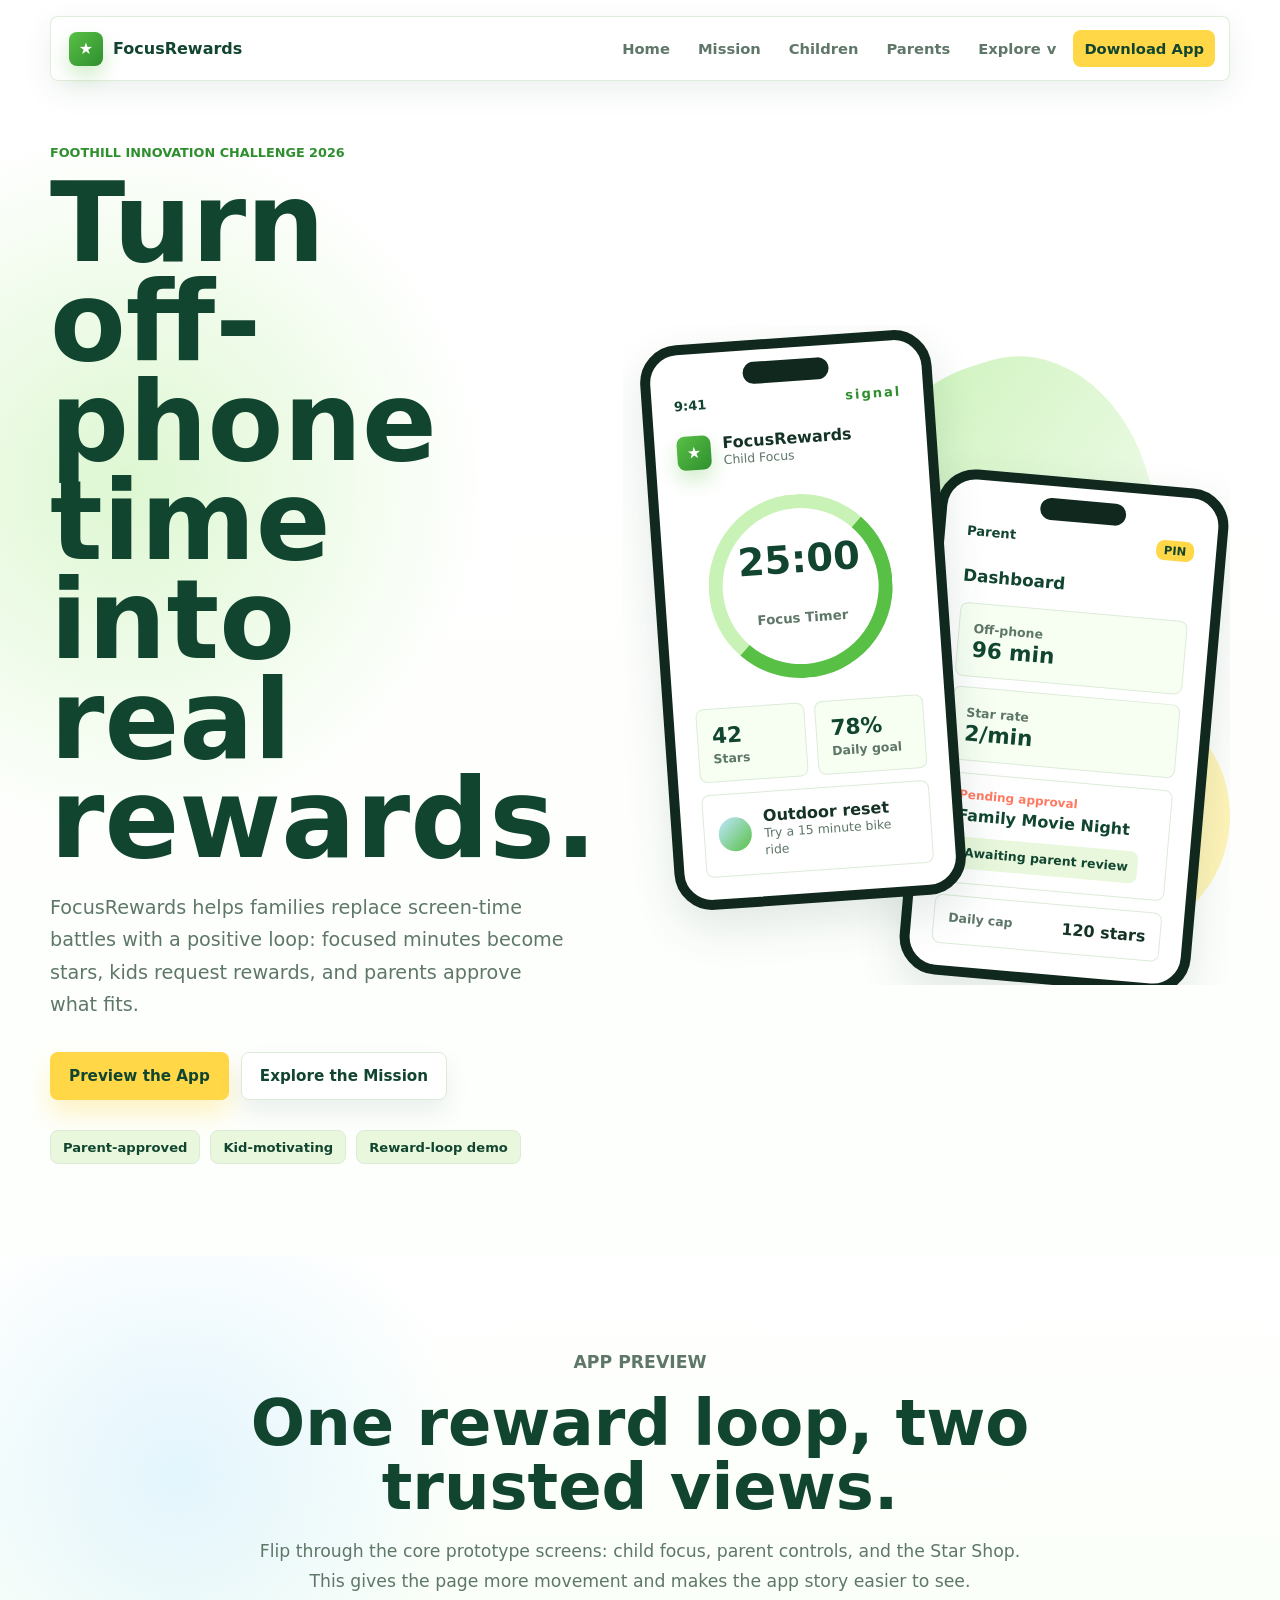
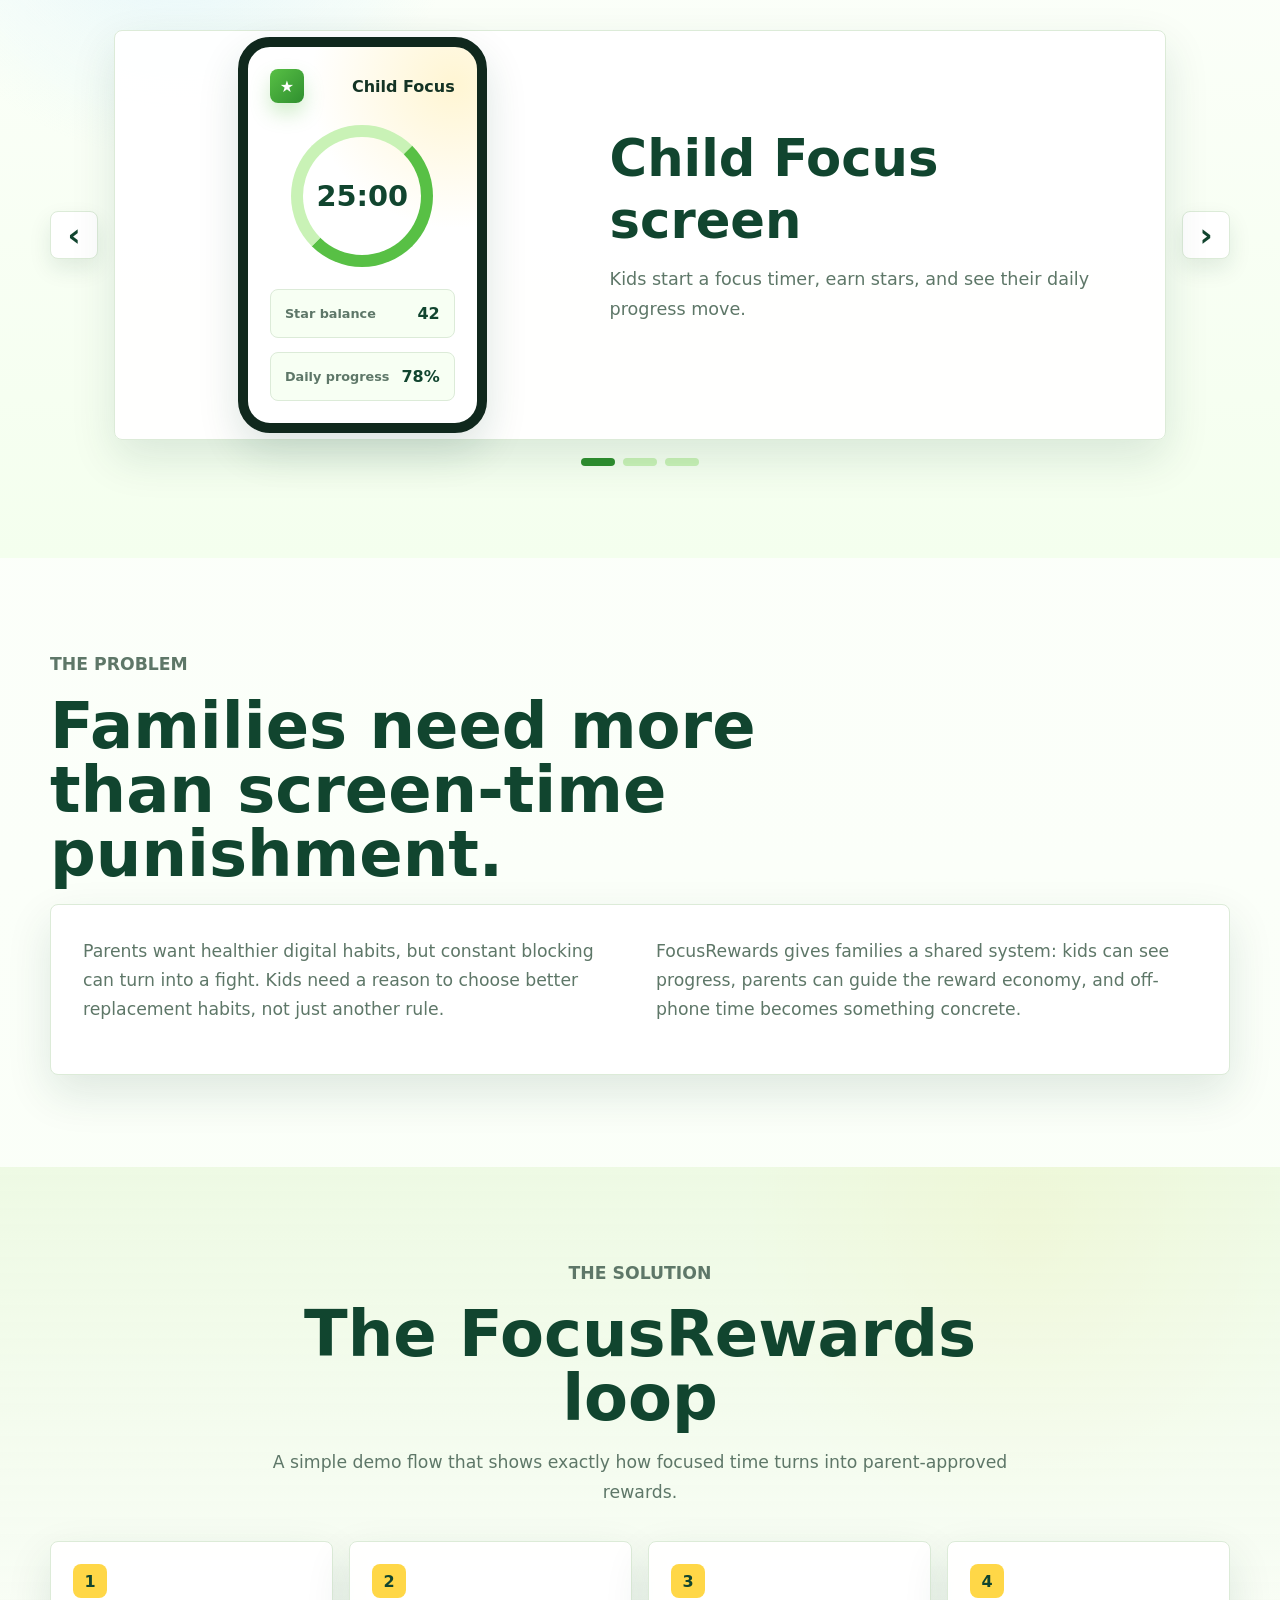
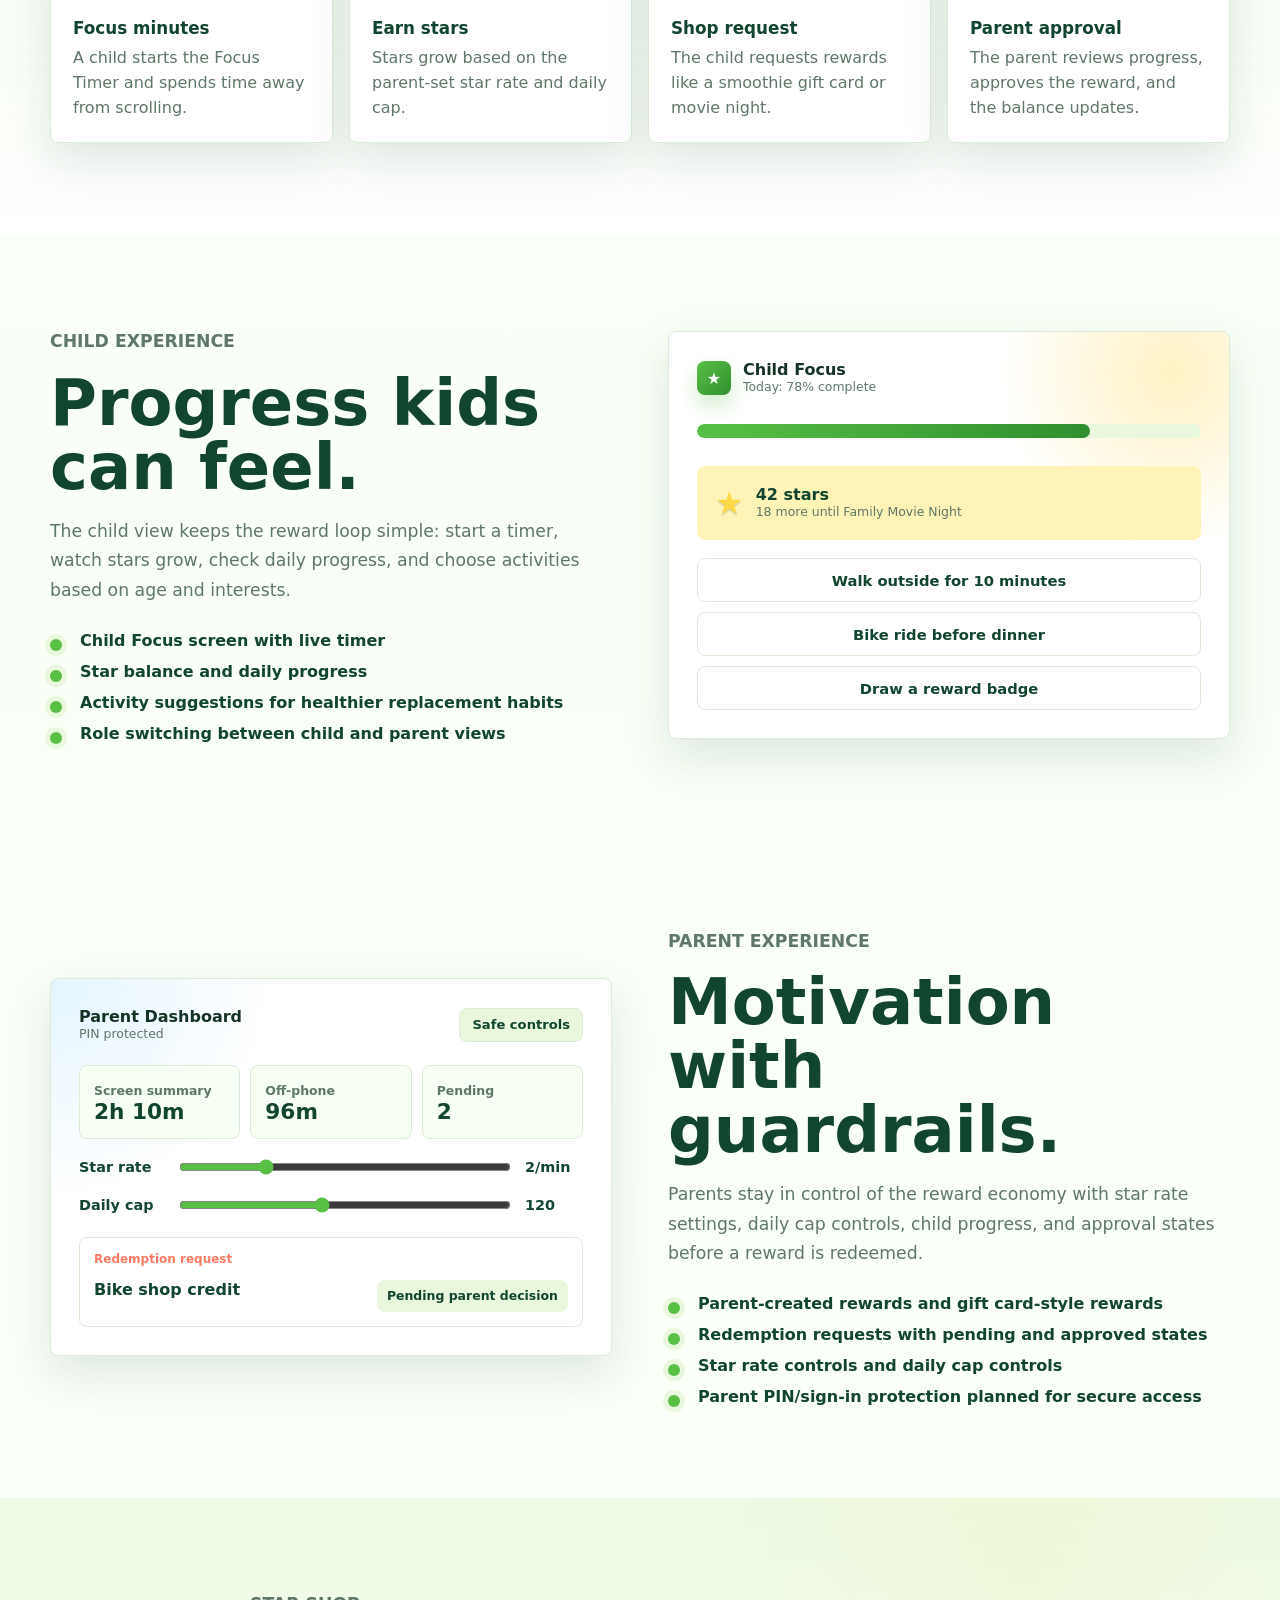
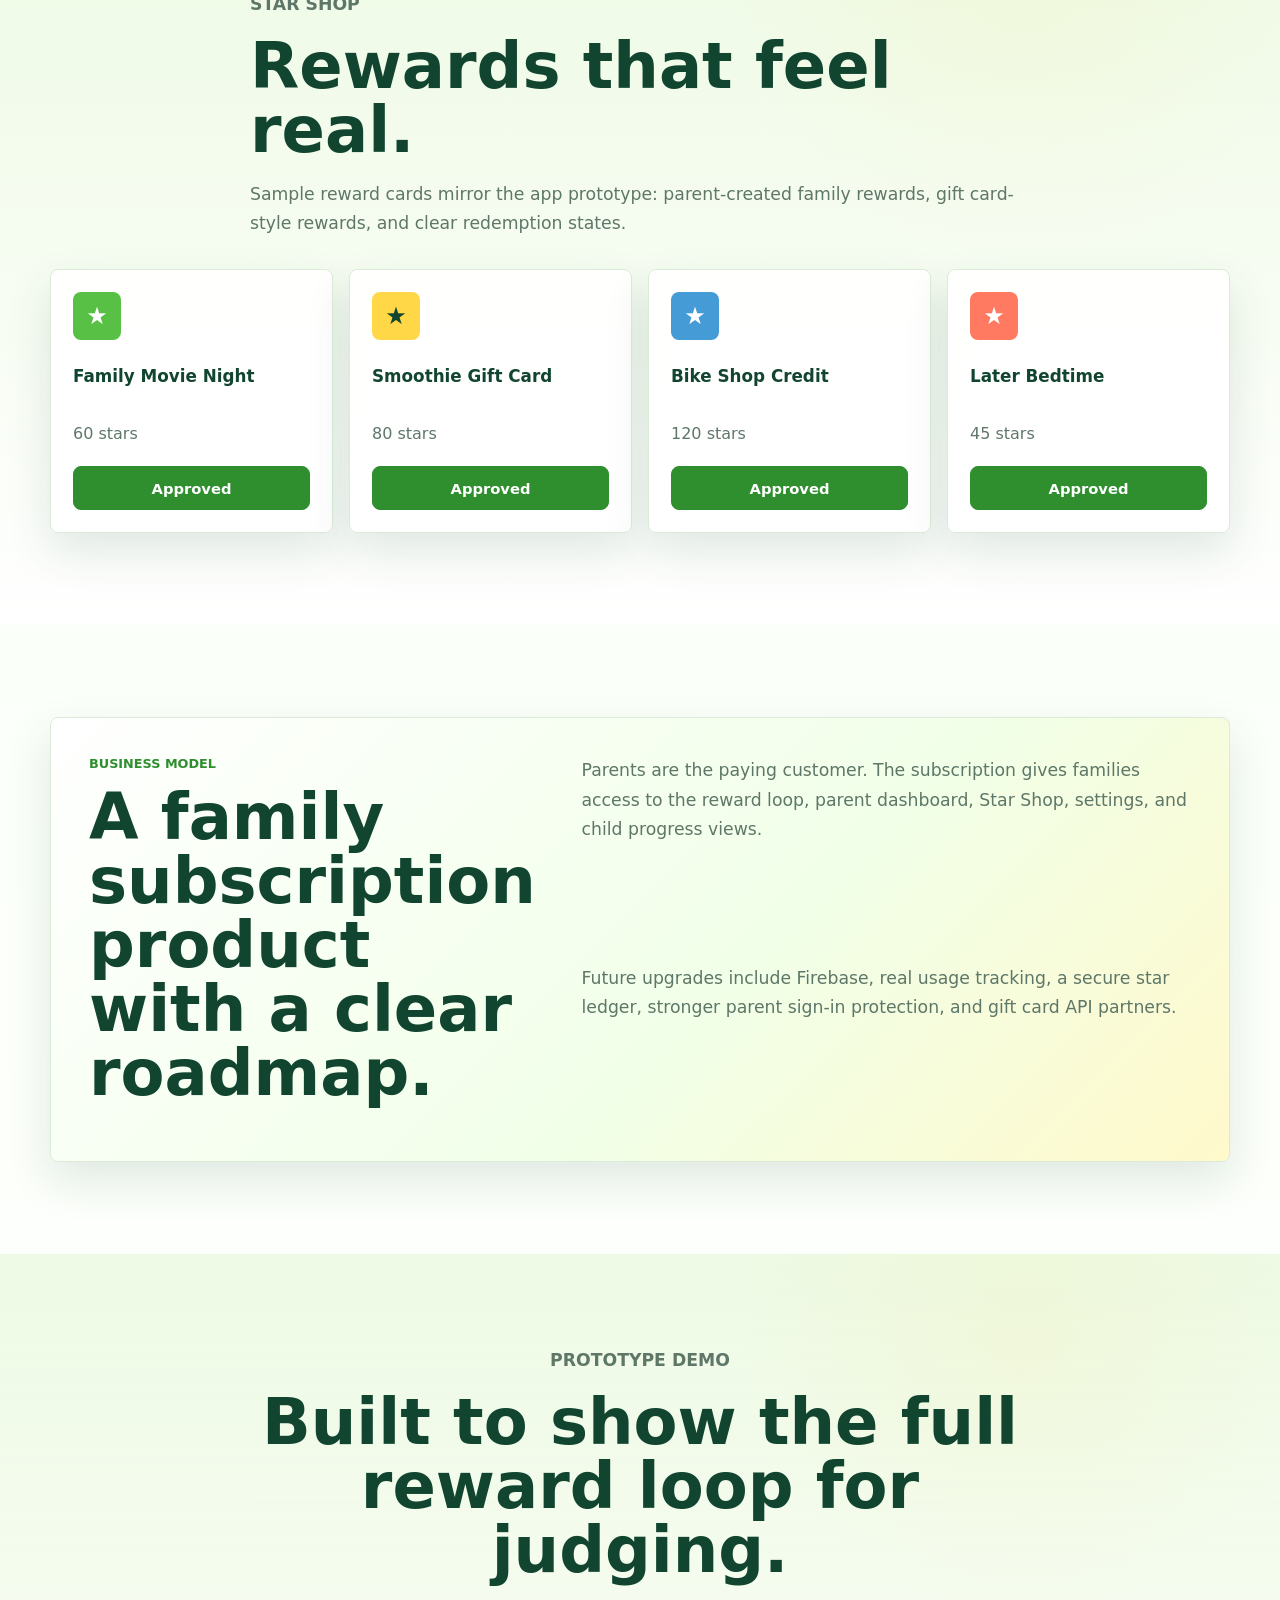
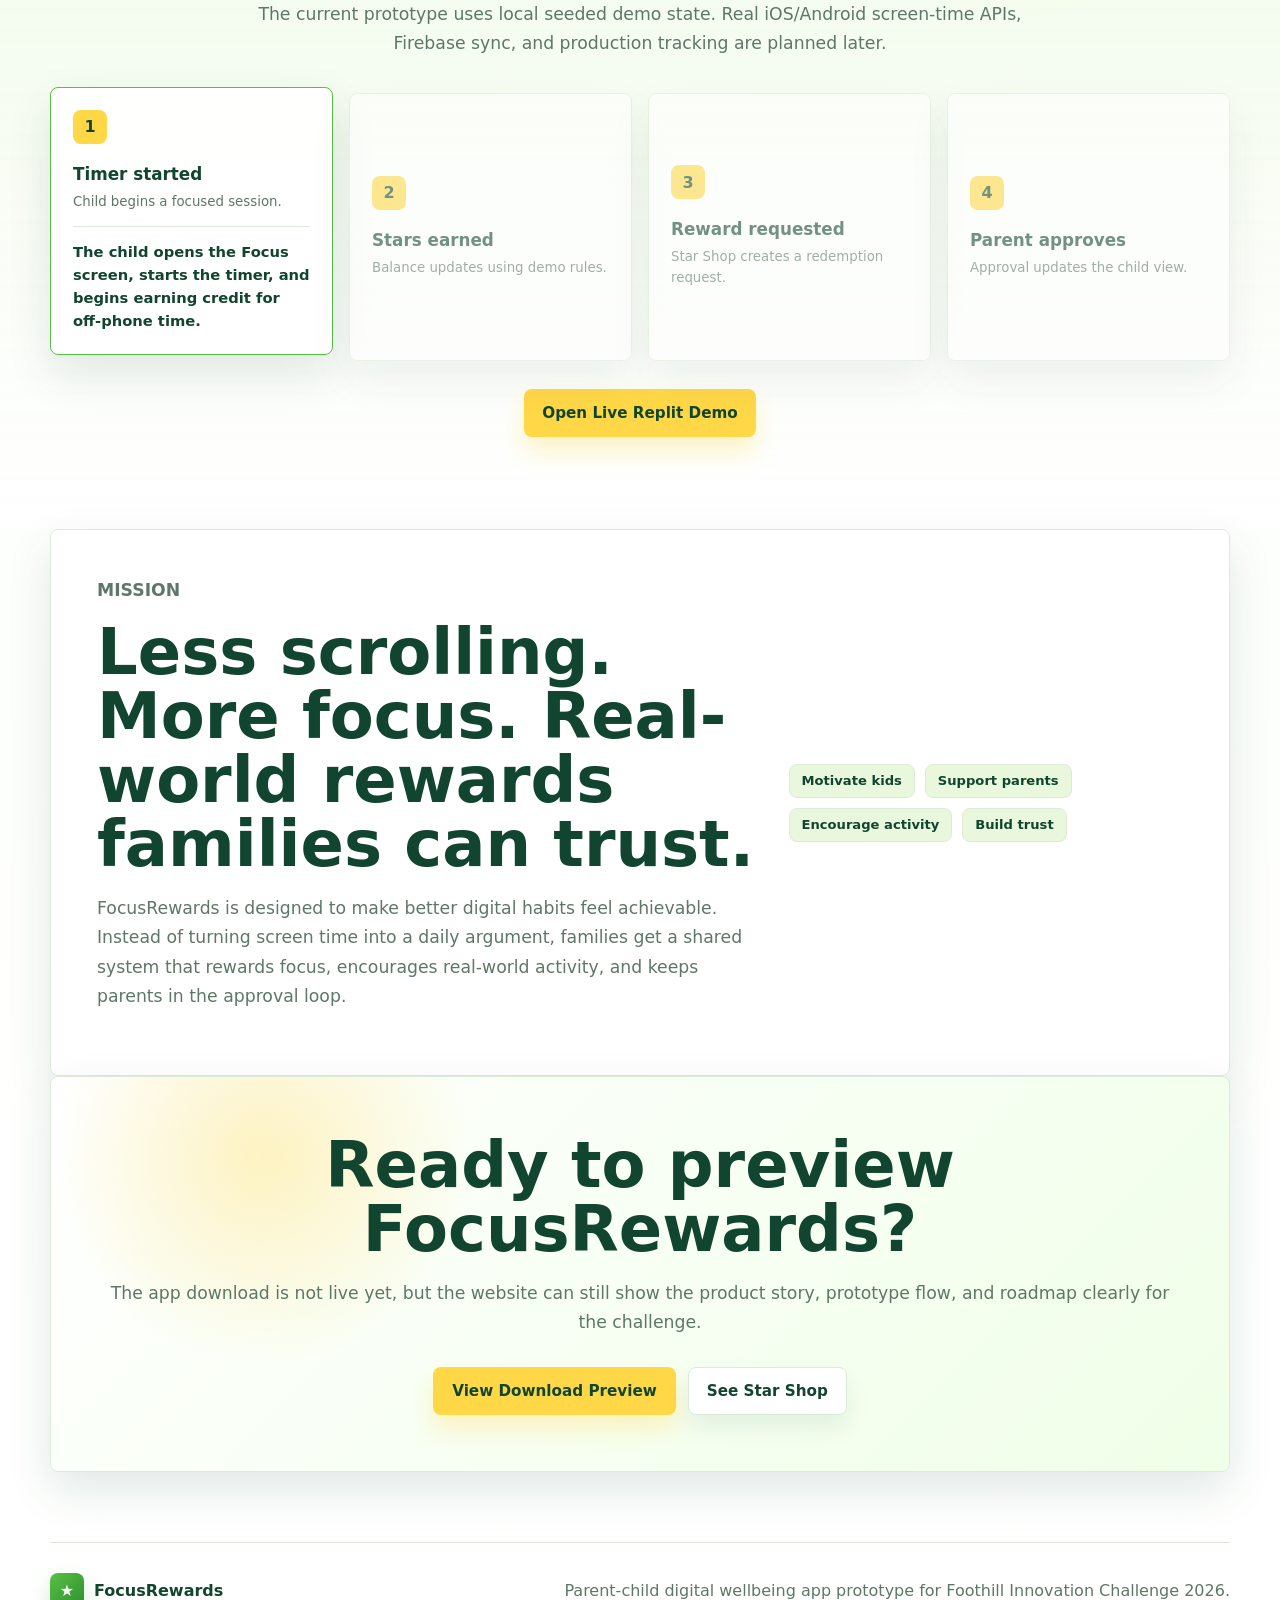
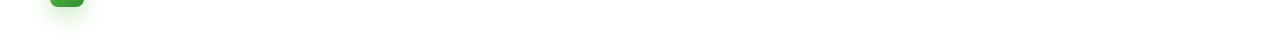
<file: index.html>
<!DOCTYPE html>
<html lang="en">
  <head>
    <meta charset="UTF-8" />
    <meta name="viewport" content="width=device-width, initial-scale=1.0" />
    <title>FocusRewards | Turn off-phone time into real rewards</title>
    <meta
      name="description"
      content="FocusRewards turns focused, off-phone time into stars and real-world rewards for families."
    />
    <link rel="stylesheet" href="style.css" />
  </head>
  <body>
    <header class="site-header">
      <a class="brand" href="index.html" aria-label="FocusRewards home">
        <span class="brand-mark" aria-hidden="true">&#9733;</span>
        <span>FocusRewards</span>
      </a>

      <button class="menu-toggle" type="button" aria-label="Open menu" aria-expanded="false">
        <span></span>
        <span></span>
        <span></span>
      </button>

      <nav class="site-nav" aria-label="Primary navigation">
        <a href="index.html#home">Home</a>
        <a href="index.html#mission">Mission</a>
        <a href="index.html#child">Children</a>
        <a href="index.html#parent">Parents</a>
        <div class="nav-dropdown">
          <button class="nav-drop-button" type="button" aria-expanded="false">
            Explore <span aria-hidden="true">v</span>
          </button>
          <div class="nav-menu">
            <a href="pages/about.html">About</a>
            <a href="index.html#shop">Star Shop</a>
            <a href="index.html#prototype">Prototype</a>
            <a href="pages/students.html">Students</a>
            <a href="pages/schools.html">Schools</a>
            <a href="pages/businesses.html">Businesses</a>
          </div>
        </div>
        <a class="nav-cta" href="pages/download.html">Download App</a>
      </nav>
    </header>

    <main>
      <section class="hero section-pad" id="home">
        <div class="hero-copy">
          <p class="challenge-line">Foothill Innovation Challenge 2026</p>
          <h1>Turn off-phone time into real rewards.</h1>
          <p class="hero-text">
            FocusRewards helps families replace screen-time battles with a positive loop:
            focused minutes become stars, kids request rewards, and parents approve what fits.
          </p>
          <div class="hero-actions">
            <a class="button primary" href="#loop">Preview the App</a>
            <a class="button secondary" href="#mission">Explore the Mission</a>
          </div>
          <div class="trust-row" aria-label="Product highlights">
            <span>Parent-approved</span>
            <span>Kid-motivating</span>
            <span>Reward-loop demo</span>
          </div>
        </div>

        <div class="hero-visual" aria-label="FocusRewards app previews">
          <div class="leaf-shape leaf-one"></div>
          <div class="leaf-shape leaf-two"></div>
          <article class="phone child-phone">
            <div class="phone-top">
              <span>9:41</span>
              <span class="phone-signal">signal</span>
            </div>
            <div class="app-title-row">
              <span class="app-icon">&#9733;</span>
              <div>
                <strong>FocusRewards</strong>
                <small>Child Focus</small>
              </div>
            </div>
            <div class="timer-ring">
              <span>25:00</span>
              <small>Focus Timer</small>
            </div>
            <div class="stats-strip">
              <div>
                <strong>42</strong>
                <span>Stars</span>
              </div>
              <div>
                <strong>78%</strong>
                <span>Daily goal</span>
              </div>
            </div>
            <div class="activity-card">
              <span class="activity-dot"></span>
              <div>
                <strong>Outdoor reset</strong>
                <small>Try a 15 minute bike ride</small>
              </div>
            </div>
          </article>

          <article class="phone parent-phone">
            <div class="phone-top">
              <span>Parent</span>
              <span class="pin-lock">PIN</span>
            </div>
            <h3>Dashboard</h3>
            <div class="summary-grid">
              <div>
                <span>Off-phone</span>
                <strong>96 min</strong>
              </div>
              <div>
                <span>Star rate</span>
                <strong>2/min</strong>
              </div>
            </div>
            <div class="approval-card">
              <small>Pending approval</small>
              <strong>Family Movie Night</strong>
              <span class="static-state">Awaiting parent review</span>
            </div>
            <div class="cap-row">
              <span>Daily cap</span>
              <strong>120 stars</strong>
            </div>
          </article>
        </div>
      </section>

      <section class="showcase section-pad" id="showcase">
        <div class="section-heading centered">
          <p class="section-label">App Preview</p>
          <h2>One reward loop, two trusted views.</h2>
          <p>
            Flip through the core prototype screens: child focus, parent controls, and the Star
            Shop. This gives the page more movement and makes the app story easier to see.
          </p>
        </div>

        <div class="carousel" aria-label="FocusRewards app screen carousel">
          <button class="carousel-arrow prev" type="button" aria-label="Previous slide">&#8249;</button>
          <div class="carousel-track">
            <article class="carousel-slide active">
              <div class="mock-screen child-screen">
                <div class="mock-top">
                  <span class="app-icon">&#9733;</span>
                  <strong>Child Focus</strong>
                </div>
                <div class="mock-ring">25:00</div>
                <div class="mock-row">
                  <span>Star balance</span>
                  <strong>42</strong>
                </div>
                <div class="mock-row">
                  <span>Daily progress</span>
                  <strong>78%</strong>
                </div>
              </div>
              <div class="slide-copy">
                <h3>Child Focus screen</h3>
                <p>Kids start a focus timer, earn stars, and see their daily progress move.</p>
              </div>
            </article>

            <article class="carousel-slide">
              <div class="mock-screen parent-screen">
                <div class="mock-top">
                  <span class="app-icon">&#9733;</span>
                  <strong>Parent Dashboard</strong>
                </div>
                <div class="mock-row">
                  <span>Star rate</span>
                  <strong>2/min</strong>
                </div>
                <div class="mock-row">
                  <span>Daily cap</span>
                  <strong>120</strong>
                </div>
                <div class="mock-row">
                  <span>Pending request</span>
                  <strong>Movie Night</strong>
                </div>
              </div>
              <div class="slide-copy">
                <h3>Parent controls</h3>
                <p>Parents manage star rules, review progress, and approve reward requests.</p>
              </div>
            </article>

            <article class="carousel-slide">
              <div class="mock-screen shop-screen">
                <div class="mock-top">
                  <span class="app-icon">&#9733;</span>
                  <strong>Star Shop</strong>
                </div>
                <div class="shop-mini-card">Family Movie Night <span>Available</span></div>
                <div class="shop-mini-card">Smoothie Gift Card <span>Pending</span></div>
                <div class="shop-mini-card">Bike Shop Credit <span>Approved</span></div>
              </div>
              <div class="slide-copy">
                <h3>Star Shop rewards</h3>
                <p>Rewards feel real, while parents stay in charge before anything is redeemed.</p>
              </div>
            </article>
          </div>
          <button class="carousel-arrow next" type="button" aria-label="Next slide">&#8250;</button>
        </div>

        <div class="carousel-dots" aria-label="Carousel controls">
          <button class="active" type="button" aria-label="Show Child Focus slide"></button>
          <button type="button" aria-label="Show Parent Dashboard slide"></button>
          <button type="button" aria-label="Show Star Shop slide"></button>
        </div>
      </section>

      <section class="problem section-pad" id="problem">
        <div class="section-heading">
          <p class="section-label">The Problem</p>
          <h2>Families need more than screen-time punishment.</h2>
        </div>
        <div class="two-column">
          <p>
            Parents want healthier digital habits, but constant blocking can turn into a fight.
            Kids need a reason to choose better replacement habits, not just another rule.
          </p>
          <p>
            FocusRewards gives families a shared system: kids can see progress, parents can
            guide the reward economy, and off-phone time becomes something concrete.
          </p>
        </div>
      </section>

      <section class="loop section-pad" id="loop">
        <div class="section-heading centered">
          <p class="section-label">The Solution</p>
          <h2>The FocusRewards loop</h2>
          <p>
            A simple demo flow that shows exactly how focused time turns into parent-approved
            rewards.
          </p>
        </div>
        <div class="loop-flow" aria-label="FocusRewards reward loop">
          <div class="loop-step">
            <span>1</span>
            <strong>Focus minutes</strong>
            <p>A child starts the Focus Timer and spends time away from scrolling.</p>
          </div>
          <div class="loop-step">
            <span>2</span>
            <strong>Earn stars</strong>
            <p>Stars grow based on the parent-set star rate and daily cap.</p>
          </div>
          <div class="loop-step">
            <span>3</span>
            <strong>Shop request</strong>
            <p>The child requests rewards like a smoothie gift card or movie night.</p>
          </div>
          <div class="loop-step">
            <span>4</span>
            <strong>Parent approval</strong>
            <p>The parent reviews progress, approves the reward, and the balance updates.</p>
          </div>
        </div>
      </section>

      <section class="experience child-experience section-pad" id="child">
        <div class="experience-copy">
          <p class="section-label">Child Experience</p>
          <h2>Progress kids can feel.</h2>
          <p>
            The child view keeps the reward loop simple: start a timer, watch stars grow,
            check daily progress, and choose activities based on age and interests.
          </p>
          <ul class="feature-list">
            <li>Child Focus screen with live timer</li>
            <li>Star balance and daily progress</li>
            <li>Activity suggestions for healthier replacement habits</li>
            <li>Role switching between child and parent views</li>
          </ul>
        </div>
        <div class="panel app-panel">
          <div class="screen-header">
            <span class="app-icon">&#9733;</span>
            <div>
              <strong>Child Focus</strong>
              <small>Today: 78% complete</small>
            </div>
          </div>
          <div class="wide-progress">
            <span style="width: 78%"></span>
          </div>
          <div class="reward-balance">
            <span>&#9733;</span>
            <div>
              <strong>42 stars</strong>
              <small>18 more until Family Movie Night</small>
            </div>
          </div>
          <div class="activity-list">
            <button type="button">Walk outside for 10 minutes</button>
            <button type="button">Bike ride before dinner</button>
            <button type="button">Draw a reward badge</button>
          </div>
        </div>
      </section>

      <section class="experience parent-experience section-pad" id="parent">
        <div class="panel dashboard-panel">
          <div class="dashboard-top">
            <div>
              <strong>Parent Dashboard</strong>
              <small>PIN protected</small>
            </div>
            <span class="status-pill">Safe controls</span>
          </div>
          <div class="dashboard-metrics">
            <div>
              <span>Screen summary</span>
              <strong>2h 10m</strong>
            </div>
            <div>
              <span>Off-phone</span>
              <strong>96m</strong>
            </div>
            <div>
              <span>Pending</span>
              <strong>2</strong>
            </div>
          </div>
          <label class="control-row">
            <span>Star rate</span>
            <input type="range" min="1" max="5" value="2" />
            <strong>2/min</strong>
          </label>
          <label class="control-row">
            <span>Daily cap</span>
            <input type="range" min="60" max="200" value="120" />
            <strong>120</strong>
          </label>
          <div class="approval-card large">
            <small>Redemption request</small>
            <strong>Bike shop credit</strong>
            <span class="static-state">Pending parent decision</span>
          </div>
        </div>
        <div class="experience-copy">
          <p class="section-label">Parent Experience</p>
          <h2>Motivation with guardrails.</h2>
          <p>
            Parents stay in control of the reward economy with star rate settings, daily cap
            controls, child progress, and approval states before a reward is redeemed.
          </p>
          <ul class="feature-list">
            <li>Parent-created rewards and gift card-style rewards</li>
            <li>Redemption requests with pending and approved states</li>
            <li>Star rate controls and daily cap controls</li>
            <li>Parent PIN/sign-in protection planned for secure access</li>
          </ul>
        </div>
      </section>

      <section class="shop section-pad" id="shop">
        <div class="section-heading">
          <p class="section-label">Star Shop</p>
          <h2>Rewards that feel real.</h2>
          <p>
            Sample reward cards mirror the app prototype: parent-created family rewards,
            gift card-style rewards, and clear redemption states.
          </p>
        </div>
        <div class="reward-grid">
          <article class="reward-card">
            <span class="reward-icon">&#9733;</span>
            <h3>Family Movie Night</h3>
            <p>60 stars</p>
            <button type="button" data-status="Approved" data-reward="Family Movie Night">Approved</button>
          </article>
          <article class="reward-card">
            <span class="reward-icon yellow">&#9733;</span>
            <h3>Smoothie Gift Card</h3>
            <p>80 stars</p>
            <button type="button" data-status="Approved" data-reward="Smoothie Gift Card">Approved</button>
          </article>
          <article class="reward-card">
            <span class="reward-icon blue">&#9733;</span>
            <h3>Bike Shop Credit</h3>
            <p>120 stars</p>
            <button type="button" data-status="Approved" data-reward="Bike Shop Credit">Approved</button>
          </article>
          <article class="reward-card">
            <span class="reward-icon coral">&#9733;</span>
            <h3>Later Bedtime</h3>
            <p>45 stars</p>
            <button type="button" data-status="Approved" data-reward="Later Bedtime">Approved</button>
          </article>
        </div>
      </section>

      <section class="business section-pad" id="business">
        <div class="business-card">
          <div>
            <p class="section-label">Business Model</p>
            <h2>A family subscription product with a clear roadmap.</h2>
          </div>
          <div class="business-points">
            <p>
              Parents are the paying customer. The subscription gives families access to the
              reward loop, parent dashboard, Star Shop, settings, and child progress views.
            </p>
            <p>
              Future upgrades include Firebase, real usage tracking, a secure star ledger,
              stronger parent sign-in protection, and gift card API partners.
            </p>
          </div>
        </div>
      </section>

      <section class="prototype section-pad" id="prototype">
        <div class="section-heading centered">
          <p class="section-label">Prototype Demo</p>
          <h2>Built to show the full reward loop for judging.</h2>
          <p>
            The current prototype uses local seeded demo state. Real iOS/Android screen-time
            APIs, Firebase sync, and production tracking are planned later.
          </p>
        </div>
        <div class="demo-board">
          <button class="demo-stage active" type="button" data-stage="1" aria-expanded="true">
            <span>1</span>
            <strong>Timer started</strong>
            <small>Child begins a focused session.</small>
            <em class="stage-more">The child opens the Focus screen, starts the timer, and begins earning credit for off-phone time.</em>
          </button>
          <button class="demo-stage" type="button" data-stage="2" aria-expanded="false">
            <span>2</span>
            <strong>Stars earned</strong>
            <small>Balance updates using demo rules.</small>
            <em class="stage-more">Stars are calculated from the parent-set star rate while the daily cap keeps rewards fair.</em>
          </button>
          <button class="demo-stage" type="button" data-stage="3" aria-expanded="false">
            <span>3</span>
            <strong>Reward requested</strong>
            <small>Star Shop creates a redemption request.</small>
            <em class="stage-more">The child chooses a reward, such as Family Movie Night or a smoothie gift card, and sends it to the parent dashboard.</em>
          </button>
          <button class="demo-stage" type="button" data-stage="4" aria-expanded="false">
            <span>4</span>
            <strong>Parent approves</strong>
            <small>Approval updates the child view.</small>
            <em class="stage-more">The parent reviews the request and progress summary, then the child sees the updated reward state.</em>
          </button>
        </div>
        <a
          class="button primary demo-button"
          href="#"
          data-replit-url="https://foothill-innovation-challenge-2026-01-child-home-focu--keioashj.replit.app"
          target="_blank"
          rel="noopener"
        >
          Open Live Replit Demo
        </a>
      </section>

      <section class="mission section-pad" id="mission">
        <div class="mission-copy">
          <p class="section-label">Mission</p>
          <h2>Less scrolling. More focus. Real-world rewards families can trust.</h2>
          <p>
            FocusRewards is designed to make better digital habits feel achievable. Instead of
            turning screen time into a daily argument, families get a shared system that rewards
            focus, encourages real-world activity, and keeps parents in the approval loop.
          </p>
        </div>
        <div class="mission-badges" aria-label="FocusRewards goals">
          <span>Motivate kids</span>
          <span>Support parents</span>
          <span>Encourage activity</span>
          <span>Build trust</span>
        </div>
      </section>

      <section class="final-cta section-pad">
        <h2>Ready to preview FocusRewards?</h2>
        <p>
          The app download is not live yet, but the website can still show the product story,
          prototype flow, and roadmap clearly for the challenge.
        </p>
        <div class="hero-actions">
          <a class="button primary" href="pages/download.html">View Download Preview</a>
          <a class="button secondary" href="#shop">See Star Shop</a>
        </div>
      </section>
    </main>

    <footer class="site-footer">
      <div class="brand">
        <span class="brand-mark" aria-hidden="true">&#9733;</span>
        <span>FocusRewards</span>
      </div>
      <p>Parent-child digital wellbeing app prototype for Foothill Innovation Challenge 2026.</p>
    </footer>

    <div class="toast" role="status" aria-live="polite"></div>

    <script src="script.js"></script>
  </body>
</html>
</file>
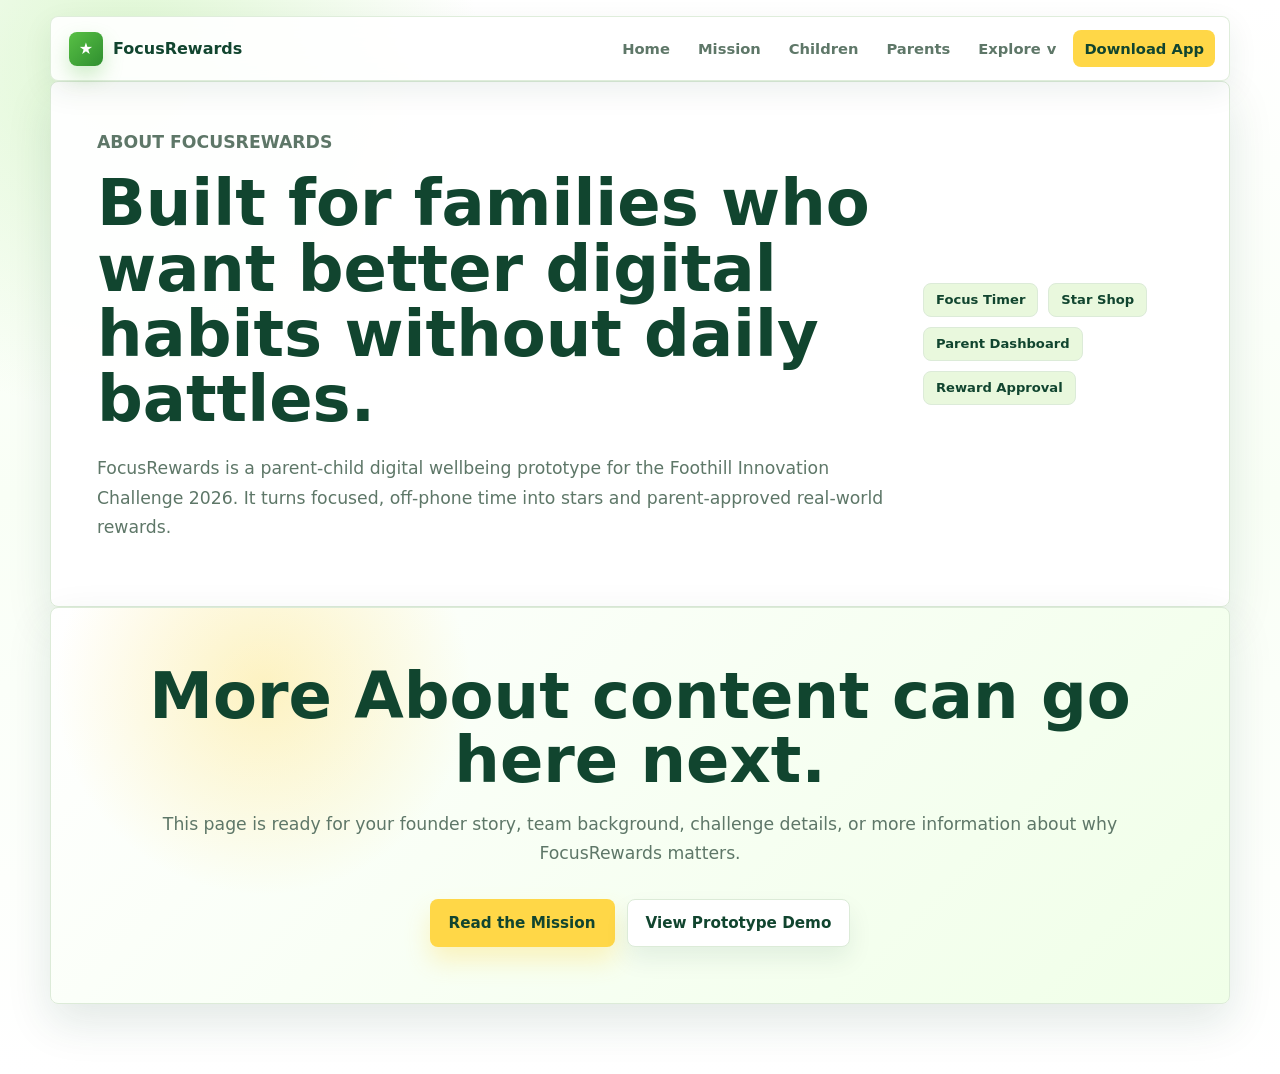
<file: about.html>
<!DOCTYPE html>
<html lang="en">
  <head>
    <meta charset="UTF-8" />
    <meta name="viewport" content="width=device-width, initial-scale=1.0" />
    <title>About FocusRewards</title>
    <link rel="stylesheet" href="../style.css" />
  </head>
  <body>
    <header class="site-header">
      <a class="brand" href="../index.html#home" aria-label="FocusRewards home">
        <span class="brand-mark" aria-hidden="true">&#9733;</span>
        <span>FocusRewards</span>
      </a>

      <button class="menu-toggle" type="button" aria-label="Open menu" aria-expanded="false">
        <span></span>
        <span></span>
        <span></span>
      </button>

      <nav class="site-nav" aria-label="Primary navigation">
        <a href="../index.html#home">Home</a>
        <a href="../index.html#mission">Mission</a>
        <a href="../index.html#child">Children</a>
        <a href="../index.html#parent">Parents</a>
        <div class="nav-dropdown">
          <button class="nav-drop-button" type="button" aria-expanded="false">
            Explore <span aria-hidden="true">v</span>
          </button>
          <div class="nav-menu">
            <a href="about.html">About</a>
            <a href="../index.html#shop">Star Shop</a>
            <a href="../index.html#prototype">Prototype</a>
            <a href="students.html">Students</a>
            <a href="schools.html">Schools</a>
            <a href="businesses.html">Businesses</a>
          </div>
        </div>
        <a class="nav-cta" href="download.html">Download App</a>
      </nav>
    </header>

    <main>
      <section class="mission section-pad about-hero">
        <div class="mission-copy">
          <p class="section-label">About FocusRewards</p>
          <h1>Built for families who want better digital habits without daily battles.</h1>
          <p>
            FocusRewards is a parent-child digital wellbeing prototype for the Foothill Innovation
            Challenge 2026. It turns focused, off-phone time into stars and parent-approved
            real-world rewards.
          </p>
        </div>
        <div class="mission-badges">
          <span>Focus Timer</span>
          <span>Star Shop</span>
          <span>Parent Dashboard</span>
          <span>Reward Approval</span>
        </div>
      </section>

      <section class="final-cta section-pad">
        <h2>More About content can go here next.</h2>
        <p>
          This page is ready for your founder story, team background, challenge details, or more
          information about why FocusRewards matters.
        </p>
        <div class="hero-actions">
          <a class="button primary" href="../index.html#mission">Read the Mission</a>
          <a class="button secondary" href="../index.html#prototype">View Prototype Demo</a>
        </div>
      </section>
    </main>

    <script src="../script.js"></script>
  </body>
</html>
</file>
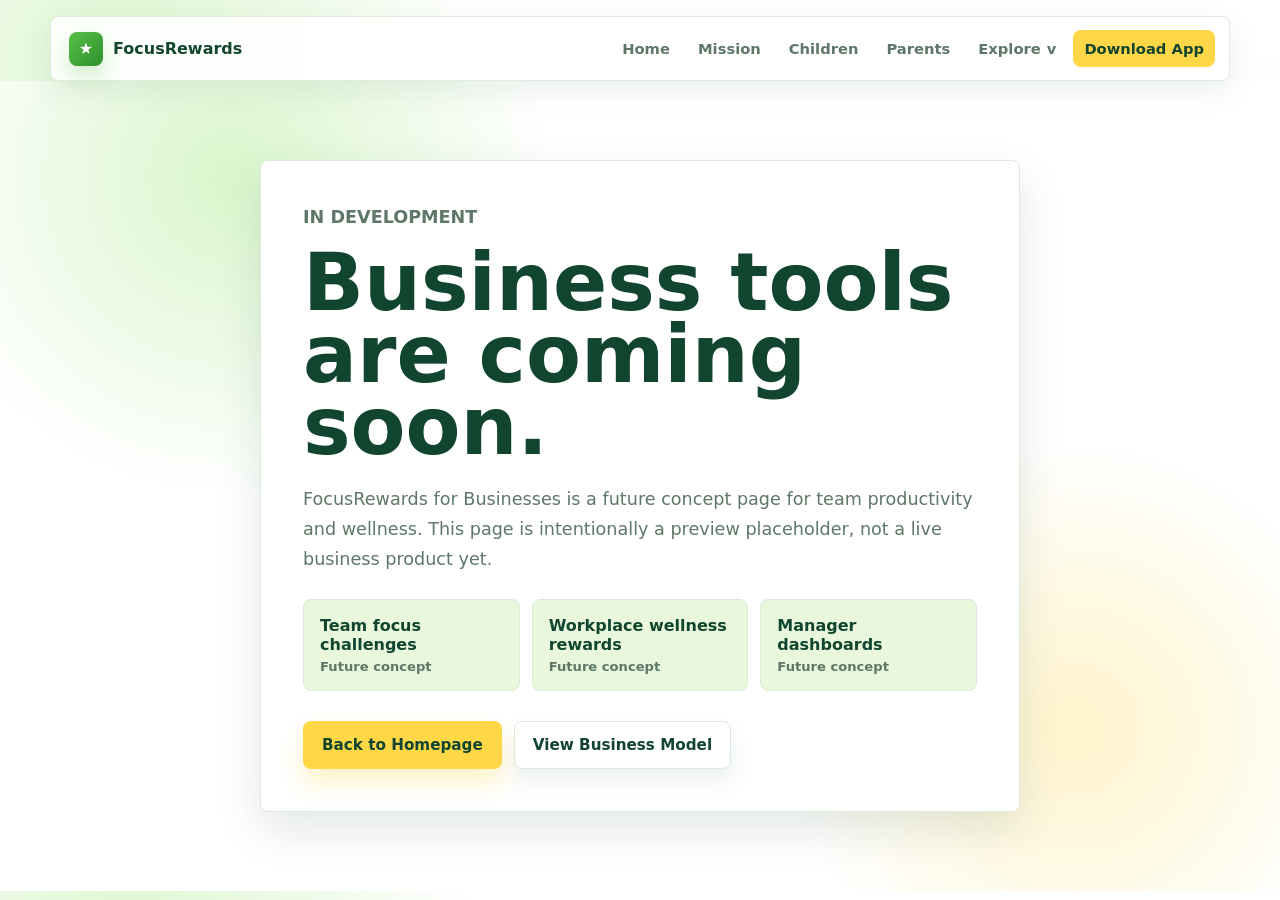
<file: businesses.html>
<!DOCTYPE html>
<html lang="en">
  <head>
    <meta charset="UTF-8" />
    <meta name="viewport" content="width=device-width, initial-scale=1.0" />
    <title>FocusRewards for Businesses | In Development</title>
    <link rel="stylesheet" href="../style.css" />
  </head>
  <body>
    <header class="site-header">
      <a class="brand" href="../index.html#home" aria-label="FocusRewards home">
        <span class="brand-mark" aria-hidden="true">&#9733;</span>
        <span>FocusRewards</span>
      </a>

      <button class="menu-toggle" type="button" aria-label="Open menu" aria-expanded="false">
        <span></span>
        <span></span>
        <span></span>
      </button>

      <nav class="site-nav" aria-label="Primary navigation">
        <a href="../index.html#home">Home</a>
        <a href="../index.html#mission">Mission</a>
        <a href="../index.html#child">Children</a>
        <a href="../index.html#parent">Parents</a>
        <div class="nav-dropdown">
          <button class="nav-drop-button" type="button" aria-expanded="false">
            Explore <span aria-hidden="true">v</span>
          </button>
          <div class="nav-menu">
            <a href="about.html">About</a>
            <a href="../index.html#shop">Star Shop</a>
            <a href="../index.html#prototype">Prototype</a>
            <a href="students.html">Students</a>
            <a href="schools.html">Schools</a>
            <a href="businesses.html">Businesses</a>
          </div>
        </div>
        <a class="nav-cta" href="download.html">Download App</a>
      </nav>
    </header>

    <main class="soon-page">
      <section class="soon-card">
        <p class="section-label">In Development</p>
        <h1>Business tools are coming soon.</h1>
        <p>
          FocusRewards for Businesses is a future concept page for team productivity and wellness.
          This page is intentionally a preview placeholder, not a live business product yet.
        </p>

        <div class="coming-soon-grid">
          <div>
            <strong>Team focus challenges</strong>
            <span>Future concept</span>
          </div>
          <div>
            <strong>Workplace wellness rewards</strong>
            <span>Future concept</span>
          </div>
          <div>
            <strong>Manager dashboards</strong>
            <span>Future concept</span>
          </div>
        </div>

        <div class="hero-actions">
          <a class="button primary" href="../index.html#home">Back to Homepage</a>
          <a class="button secondary" href="../index.html#business">View Business Model</a>
        </div>
      </section>
    </main>

    <script src="../script.js"></script>
  </body>
</html>
</file>
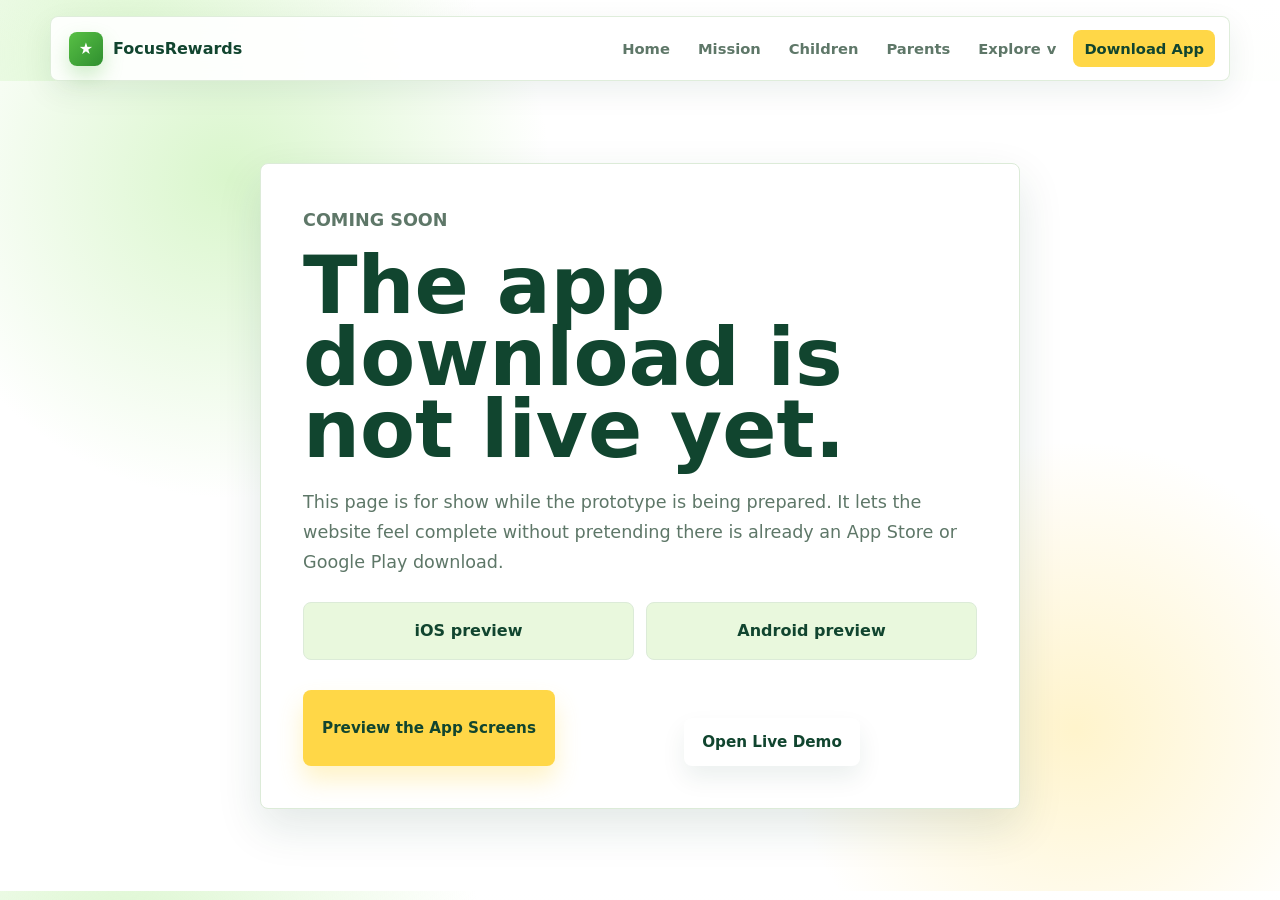
<file: download.html>
<!DOCTYPE html>
<html lang="en">
  <head>
    <meta charset="UTF-8" />
    <meta name="viewport" content="width=device-width, initial-scale=1.0" />
    <title>Download FocusRewards | Coming Soon</title>
    <link rel="stylesheet" href="../style.css" />
  </head>
  <body>
    <header class="site-header">
      <a class="brand" href="../index.html#home" aria-label="FocusRewards home">
        <span class="brand-mark" aria-hidden="true">&#9733;</span>
        <span>FocusRewards</span>
      </a>

      <button class="menu-toggle" type="button" aria-label="Open menu" aria-expanded="false">
        <span></span>
        <span></span>
        <span></span>
      </button>

      <nav class="site-nav" aria-label="Primary navigation">
        <a href="../index.html#home">Home</a>
        <a href="../index.html#mission">Mission</a>
        <a href="../index.html#child">Children</a>
        <a href="../index.html#parent">Parents</a>
        <div class="nav-dropdown">
          <button class="nav-drop-button" type="button" aria-expanded="false">
            Explore <span aria-hidden="true">v</span>
          </button>
          <div class="nav-menu">
            <a href="about.html">About</a>
            <a href="../index.html#shop">Star Shop</a>
            <a href="../index.html#prototype">Prototype</a>
            <a href="students.html">Students</a>
            <a href="schools.html">Schools</a>
            <a href="businesses.html">Businesses</a>
          </div>
        </div>
        <a class="nav-cta" href="download.html">Download App</a>
      </nav>
    </header>

    <main class="soon-page">
      <section class="soon-card download-preview">
        <p class="section-label">Coming Soon</p>
        <h1>The app download is not live yet.</h1>
        <p>
          This page is for show while the prototype is being prepared. It lets the website feel
          complete without pretending there is already an App Store or Google Play download.
        </p>

        <div class="download-buttons" aria-label="Preview download options">
          <button type="button">iOS preview</button>
          <button type="button">Android preview</button>
        </div>

        <div class="hero-actions">
          <a class="button primary" href="../index.html#showcase">Preview the App Screens</a>
          <a
            class="button secondary demo-button"
            href="#"
            data-replit-url="https://foothill-innovation-challenge-2026-01-child-home-focu--keioashj.replit.app"
            target="_blank"
            rel="noopener"
          >
            Open Live Demo
          </a>
        </div>
      </section>
    </main>

    <script src="../script.js"></script>
  </body>
</html>
</file>
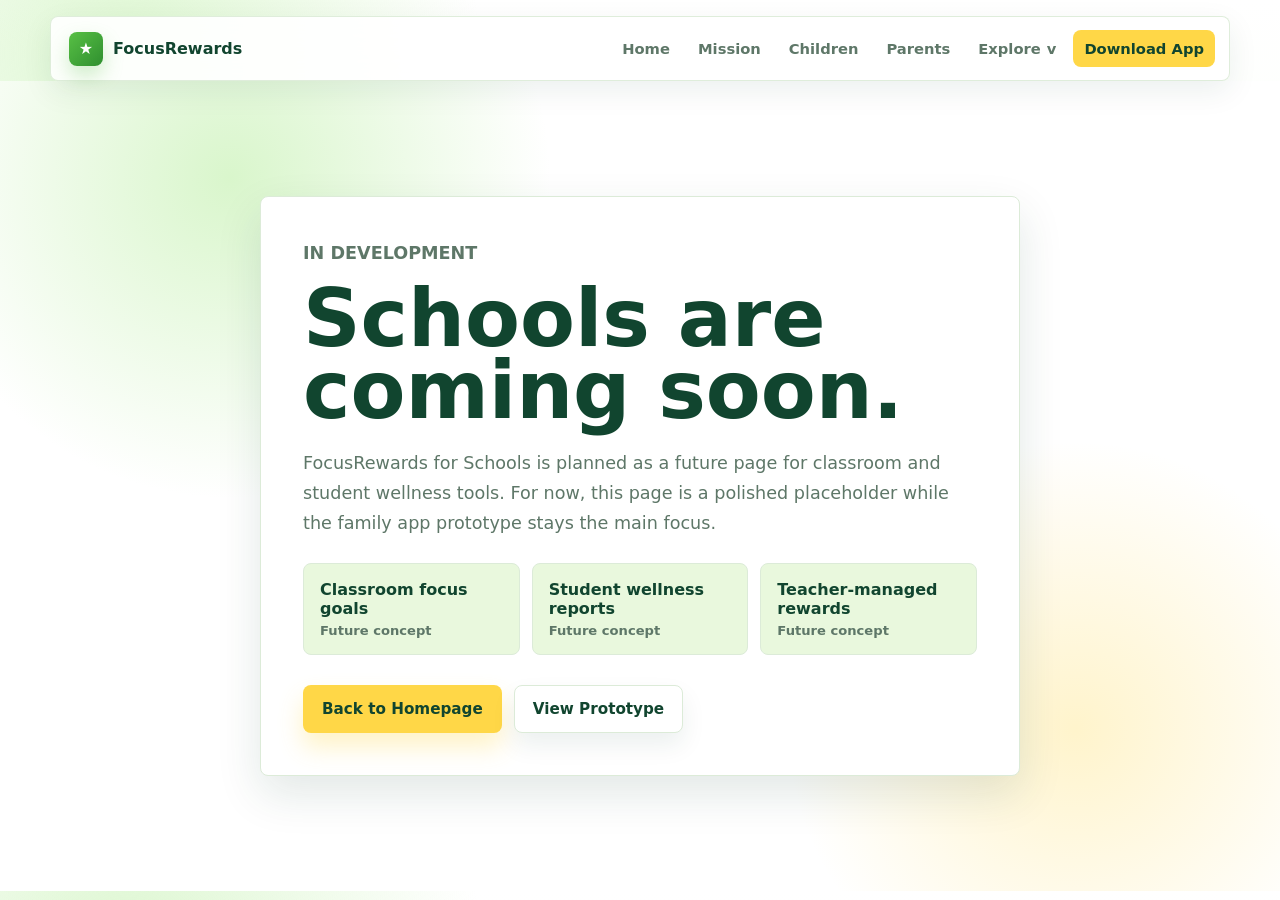
<file: schools.html>
<!DOCTYPE html>
<html lang="en">
  <head>
    <meta charset="UTF-8" />
    <meta name="viewport" content="width=device-width, initial-scale=1.0" />
    <title>FocusRewards for Schools | In Development</title>
    <link rel="stylesheet" href="../style.css" />
  </head>
  <body>
    <header class="site-header">
      <a class="brand" href="../index.html#home" aria-label="FocusRewards home">
        <span class="brand-mark" aria-hidden="true">&#9733;</span>
        <span>FocusRewards</span>
      </a>

      <button class="menu-toggle" type="button" aria-label="Open menu" aria-expanded="false">
        <span></span>
        <span></span>
        <span></span>
      </button>

      <nav class="site-nav" aria-label="Primary navigation">
        <a href="../index.html#home">Home</a>
        <a href="../index.html#mission">Mission</a>
        <a href="../index.html#child">Children</a>
        <a href="../index.html#parent">Parents</a>
        <div class="nav-dropdown">
          <button class="nav-drop-button" type="button" aria-expanded="false">
            Explore <span aria-hidden="true">v</span>
          </button>
          <div class="nav-menu">
            <a href="about.html">About</a>
            <a href="../index.html#shop">Star Shop</a>
            <a href="../index.html#prototype">Prototype</a>
            <a href="students.html">Students</a>
            <a href="schools.html">Schools</a>
            <a href="businesses.html">Businesses</a>
          </div>
        </div>
        <a class="nav-cta" href="download.html">Download App</a>
      </nav>
    </header>

    <main class="soon-page">
      <section class="soon-card">
        <p class="section-label">In Development</p>
        <h1>Schools are coming soon.</h1>
        <p>
          FocusRewards for Schools is planned as a future page for classroom and student wellness
          tools. For now, this page is a polished placeholder while the family app prototype stays
          the main focus.
        </p>

        <div class="coming-soon-grid">
          <div>
            <strong>Classroom focus goals</strong>
            <span>Future concept</span>
          </div>
          <div>
            <strong>Student wellness reports</strong>
            <span>Future concept</span>
          </div>
          <div>
            <strong>Teacher-managed rewards</strong>
            <span>Future concept</span>
          </div>
        </div>

        <div class="hero-actions">
          <a class="button primary" href="../index.html#home">Back to Homepage</a>
          <a class="button secondary" href="../index.html#prototype">View Prototype</a>
        </div>
      </section>
    </main>

    <script src="../script.js"></script>
  </body>
</html>
</file>
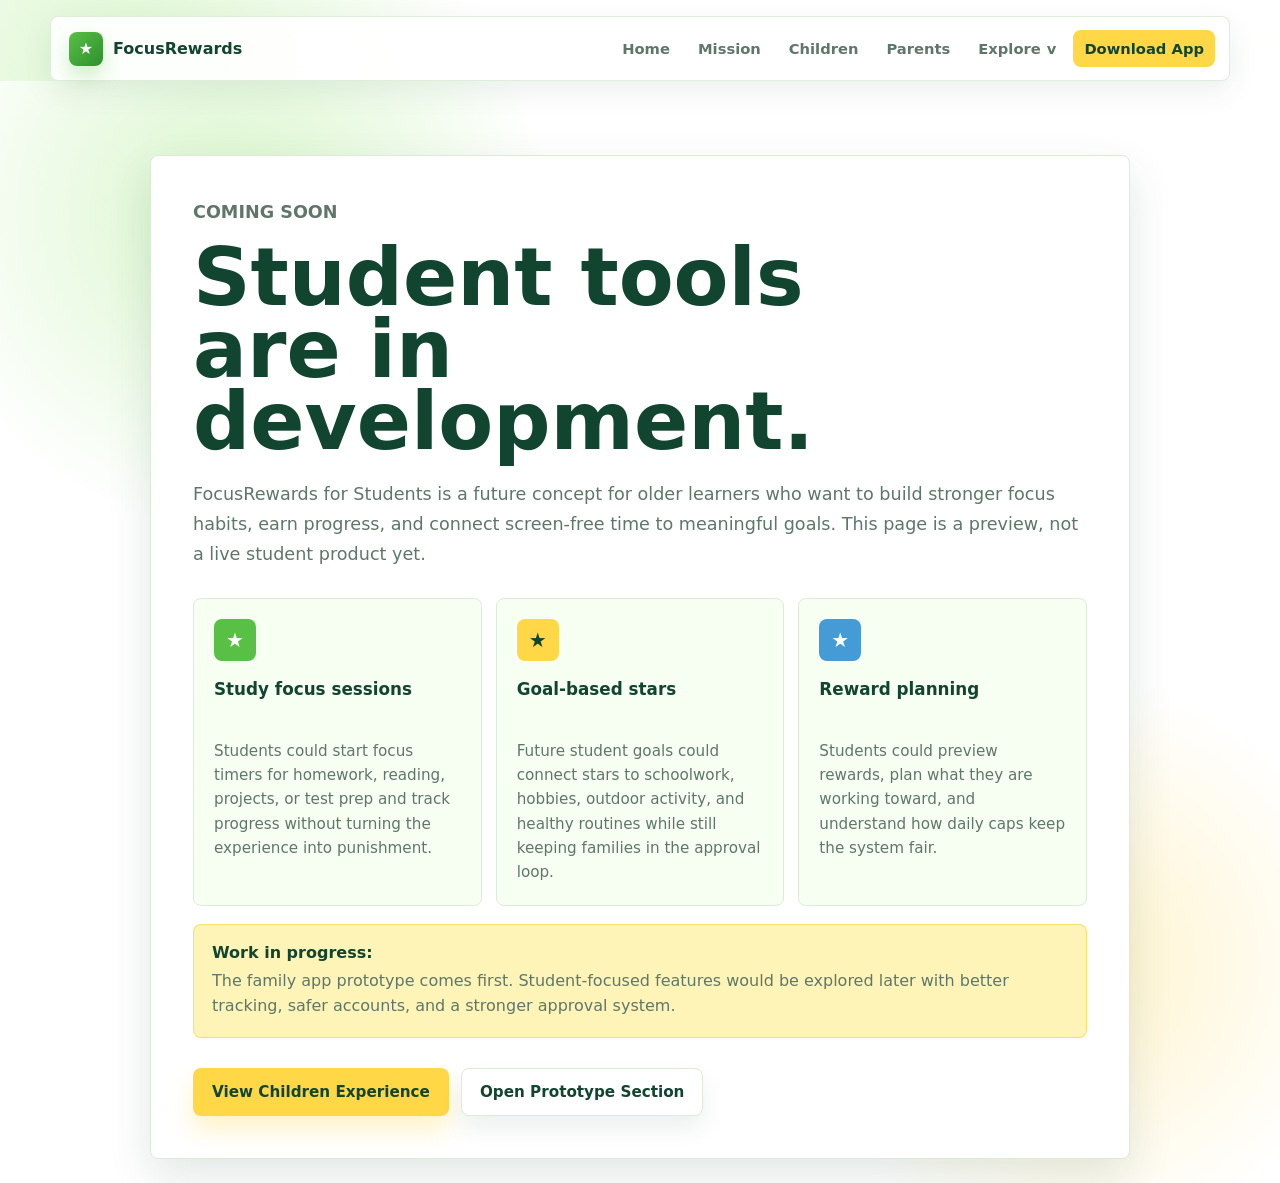
<file: students.html>
<!DOCTYPE html>
<html lang="en">
  <head>
    <meta charset="UTF-8" />
    <meta name="viewport" content="width=device-width, initial-scale=1.0" />
    <title>FocusRewards for Students | Coming Soon</title>
    <link rel="stylesheet" href="../style.css" />
  </head>
  <body>
    <header class="site-header">
      <a class="brand" href="../index.html#home" aria-label="FocusRewards home">
        <span class="brand-mark" aria-hidden="true">&#9733;</span>
        <span>FocusRewards</span>
      </a>

      <button class="menu-toggle" type="button" aria-label="Open menu" aria-expanded="false">
        <span></span>
        <span></span>
        <span></span>
      </button>

      <nav class="site-nav" aria-label="Primary navigation">
        <a href="../index.html#home">Home</a>
        <a href="../index.html#mission">Mission</a>
        <a href="../index.html#child">Children</a>
        <a href="../index.html#parent">Parents</a>
        <div class="nav-dropdown">
          <button class="nav-drop-button" type="button" aria-expanded="false">
            Explore <span aria-hidden="true">v</span>
          </button>
          <div class="nav-menu">
            <a href="about.html">About</a>
            <a href="../index.html#shop">Star Shop</a>
            <a href="../index.html#prototype">Prototype</a>
            <a href="students.html">Students</a>
            <a href="schools.html">Schools</a>
            <a href="businesses.html">Businesses</a>
          </div>
        </div>
        <a class="nav-cta" href="download.html">Download App</a>
      </nav>
    </header>

    <main class="soon-page student-page">
      <section class="soon-card student-soon-card">
        <p class="section-label">Coming Soon</p>
        <h1>Student tools are in development.</h1>
        <p>
          FocusRewards for Students is a future concept for older learners who want to build
          stronger focus habits, earn progress, and connect screen-free time to meaningful goals.
          This page is a preview, not a live student product yet.
        </p>

        <div class="student-concept">
          <article class="concept-card">
            <span class="reward-icon">&#9733;</span>
            <h3>Study focus sessions</h3>
            <p>
              Students could start focus timers for homework, reading, projects, or test prep and
              track progress without turning the experience into punishment.
            </p>
          </article>

          <article class="concept-card">
            <span class="reward-icon yellow">&#9733;</span>
            <h3>Goal-based stars</h3>
            <p>
              Future student goals could connect stars to schoolwork, hobbies, outdoor activity,
              and healthy routines while still keeping families in the approval loop.
            </p>
          </article>

          <article class="concept-card">
            <span class="reward-icon blue">&#9733;</span>
            <h3>Reward planning</h3>
            <p>
              Students could preview rewards, plan what they are working toward, and understand
              how daily caps keep the system fair.
            </p>
          </article>
        </div>

        <div class="roadmap-note">
          <strong>Work in progress:</strong>
          <span>
            The family app prototype comes first. Student-focused features would be explored later
            with better tracking, safer accounts, and a stronger approval system.
          </span>
        </div>

        <div class="hero-actions">
          <a class="button primary" href="../index.html#child">View Children Experience</a>
          <a class="button secondary" href="../index.html#prototype">Open Prototype Section</a>
        </div>
      </section>
    </main>

    <script src="../script.js"></script>
  </body>
</html>
</file>
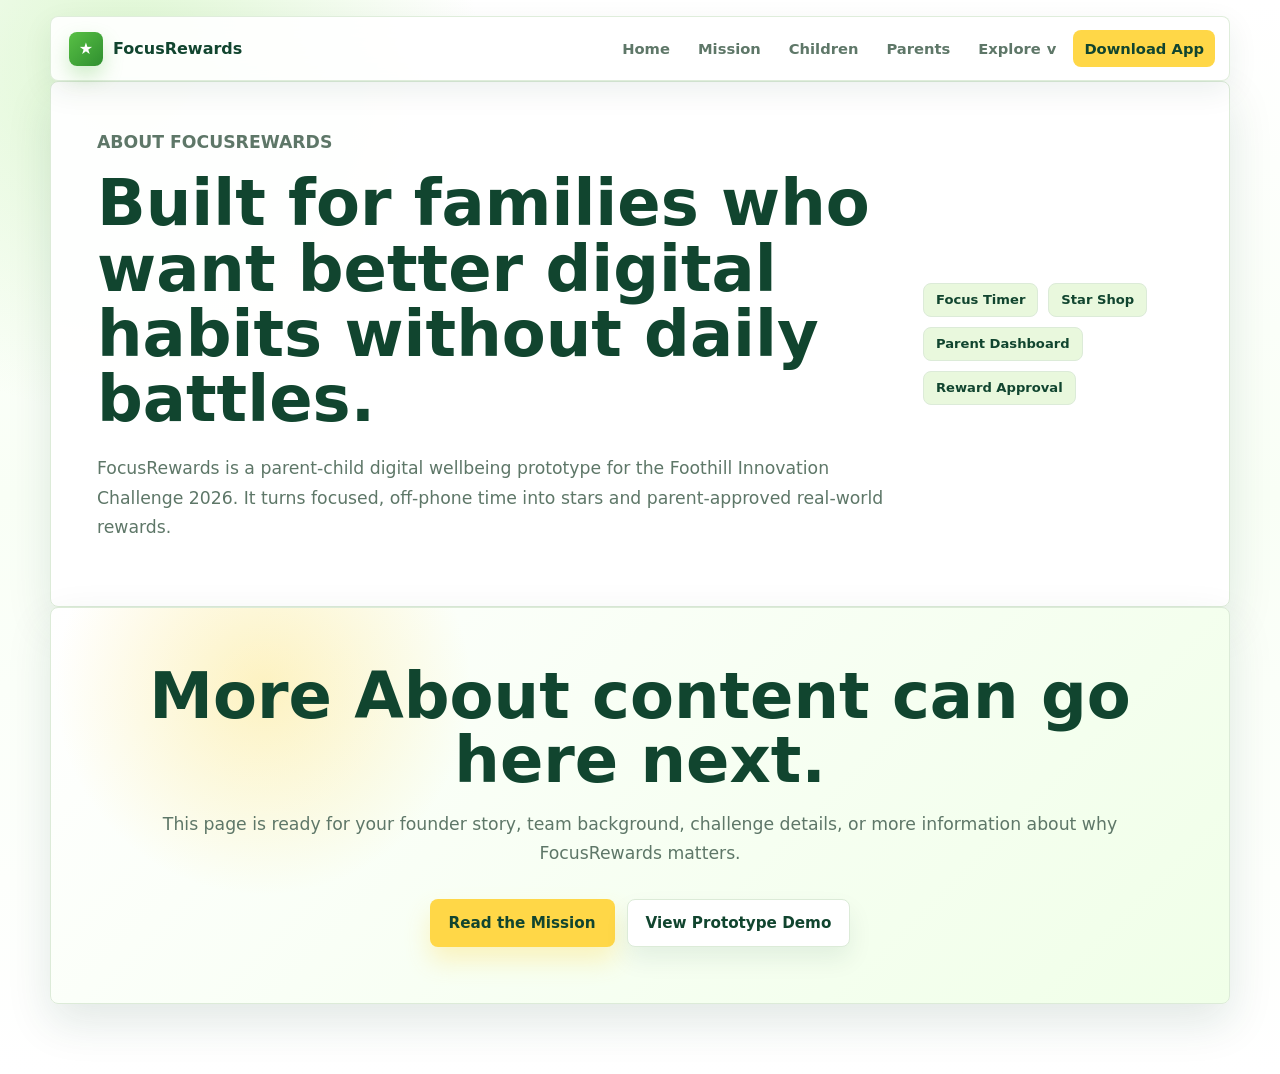
<file: pages/about.html>
<!DOCTYPE html>
<html lang="en">
  <head>
    <meta charset="UTF-8" />
    <meta name="viewport" content="width=device-width, initial-scale=1.0" />
    <title>About FocusRewards</title>
    <link rel="stylesheet" href="../style.css" />
  </head>
  <body>
    <header class="site-header">
      <a class="brand" href="../index.html#home" aria-label="FocusRewards home">
        <span class="brand-mark" aria-hidden="true">&#9733;</span>
        <span>FocusRewards</span>
      </a>

      <button class="menu-toggle" type="button" aria-label="Open menu" aria-expanded="false">
        <span></span>
        <span></span>
        <span></span>
      </button>

      <nav class="site-nav" aria-label="Primary navigation">
        <a href="../index.html#home">Home</a>
        <a href="../index.html#mission">Mission</a>
        <a href="../index.html#child">Children</a>
        <a href="../index.html#parent">Parents</a>
        <div class="nav-dropdown">
          <button class="nav-drop-button" type="button" aria-expanded="false">
            Explore <span aria-hidden="true">v</span>
          </button>
          <div class="nav-menu">
            <a href="about.html">About</a>
            <a href="../index.html#shop">Star Shop</a>
            <a href="../index.html#prototype">Prototype</a>
            <a href="students.html">Students</a>
            <a href="schools.html">Schools</a>
            <a href="businesses.html">Businesses</a>
          </div>
        </div>
        <a class="nav-cta" href="download.html">Download App</a>
      </nav>
    </header>

    <main>
      <section class="mission section-pad about-hero">
        <div class="mission-copy">
          <p class="section-label">About FocusRewards</p>
          <h1>Built for families who want better digital habits without daily battles.</h1>
          <p>
            FocusRewards is a parent-child digital wellbeing prototype for the Foothill Innovation
            Challenge 2026. It turns focused, off-phone time into stars and parent-approved
            real-world rewards.
          </p>
        </div>
        <div class="mission-badges">
          <span>Focus Timer</span>
          <span>Star Shop</span>
          <span>Parent Dashboard</span>
          <span>Reward Approval</span>
        </div>
      </section>

      <section class="final-cta section-pad">
        <h2>More About content can go here next.</h2>
        <p>
          This page is ready for your founder story, team background, challenge details, or more
          information about why FocusRewards matters.
        </p>
        <div class="hero-actions">
          <a class="button primary" href="../index.html#mission">Read the Mission</a>
          <a class="button secondary" href="../index.html#prototype">View Prototype Demo</a>
        </div>
      </section>
    </main>

    <script src="../script.js"></script>
  </body>
</html>
</file>
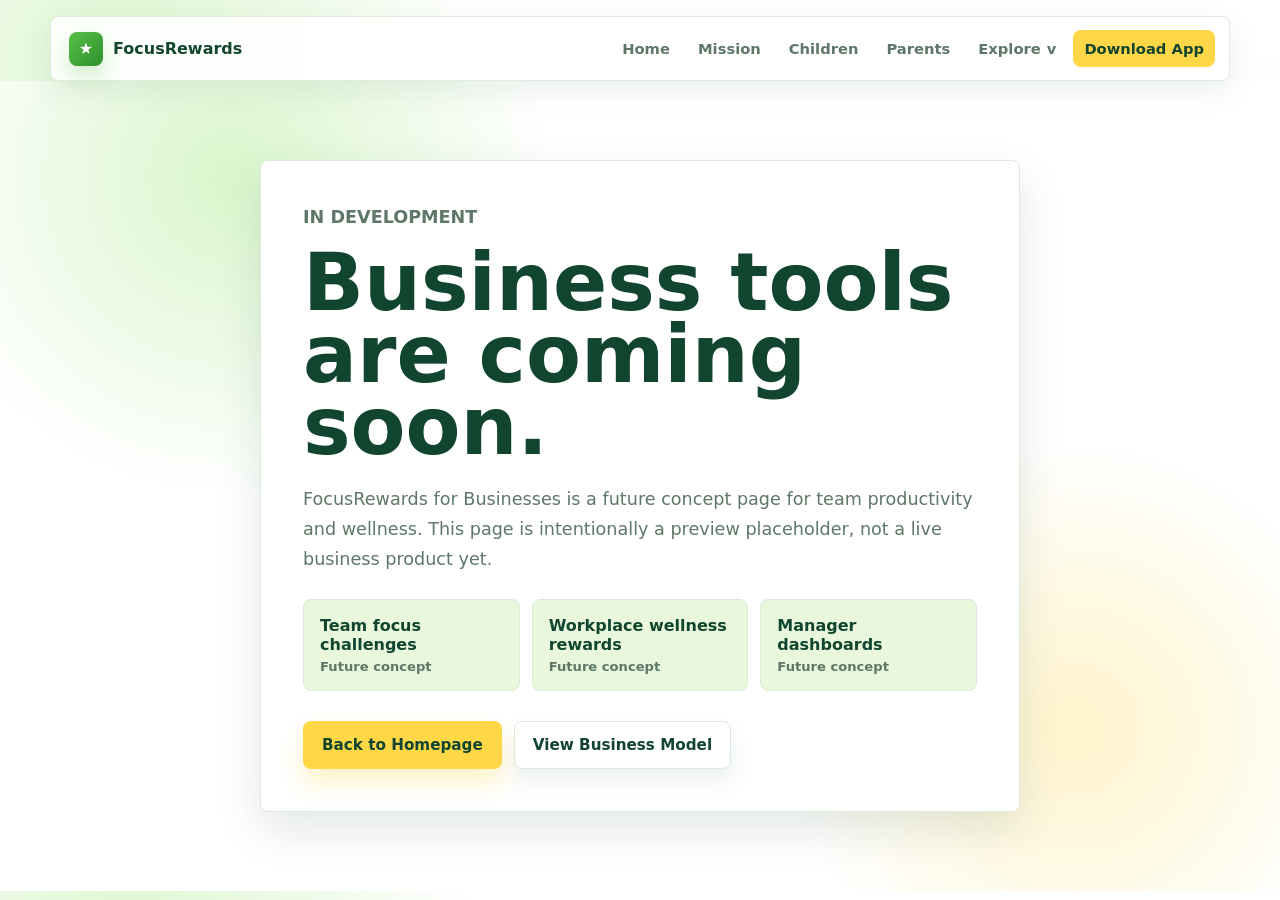
<file: pages/businesses.html>
<!DOCTYPE html>
<html lang="en">
  <head>
    <meta charset="UTF-8" />
    <meta name="viewport" content="width=device-width, initial-scale=1.0" />
    <title>FocusRewards for Businesses | In Development</title>
    <link rel="stylesheet" href="../style.css" />
  </head>
  <body>
    <header class="site-header">
      <a class="brand" href="../index.html#home" aria-label="FocusRewards home">
        <span class="brand-mark" aria-hidden="true">&#9733;</span>
        <span>FocusRewards</span>
      </a>

      <button class="menu-toggle" type="button" aria-label="Open menu" aria-expanded="false">
        <span></span>
        <span></span>
        <span></span>
      </button>

      <nav class="site-nav" aria-label="Primary navigation">
        <a href="../index.html#home">Home</a>
        <a href="../index.html#mission">Mission</a>
        <a href="../index.html#child">Children</a>
        <a href="../index.html#parent">Parents</a>
        <div class="nav-dropdown">
          <button class="nav-drop-button" type="button" aria-expanded="false">
            Explore <span aria-hidden="true">v</span>
          </button>
          <div class="nav-menu">
            <a href="about.html">About</a>
            <a href="../index.html#shop">Star Shop</a>
            <a href="../index.html#prototype">Prototype</a>
            <a href="students.html">Students</a>
            <a href="schools.html">Schools</a>
            <a href="businesses.html">Businesses</a>
          </div>
        </div>
        <a class="nav-cta" href="download.html">Download App</a>
      </nav>
    </header>

    <main class="soon-page">
      <section class="soon-card">
        <p class="section-label">In Development</p>
        <h1>Business tools are coming soon.</h1>
        <p>
          FocusRewards for Businesses is a future concept page for team productivity and wellness.
          This page is intentionally a preview placeholder, not a live business product yet.
        </p>

        <div class="coming-soon-grid">
          <div>
            <strong>Team focus challenges</strong>
            <span>Future concept</span>
          </div>
          <div>
            <strong>Workplace wellness rewards</strong>
            <span>Future concept</span>
          </div>
          <div>
            <strong>Manager dashboards</strong>
            <span>Future concept</span>
          </div>
        </div>

        <div class="hero-actions">
          <a class="button primary" href="../index.html#home">Back to Homepage</a>
          <a class="button secondary" href="../index.html#business">View Business Model</a>
        </div>
      </section>
    </main>

    <script src="../script.js"></script>
  </body>
</html>
</file>
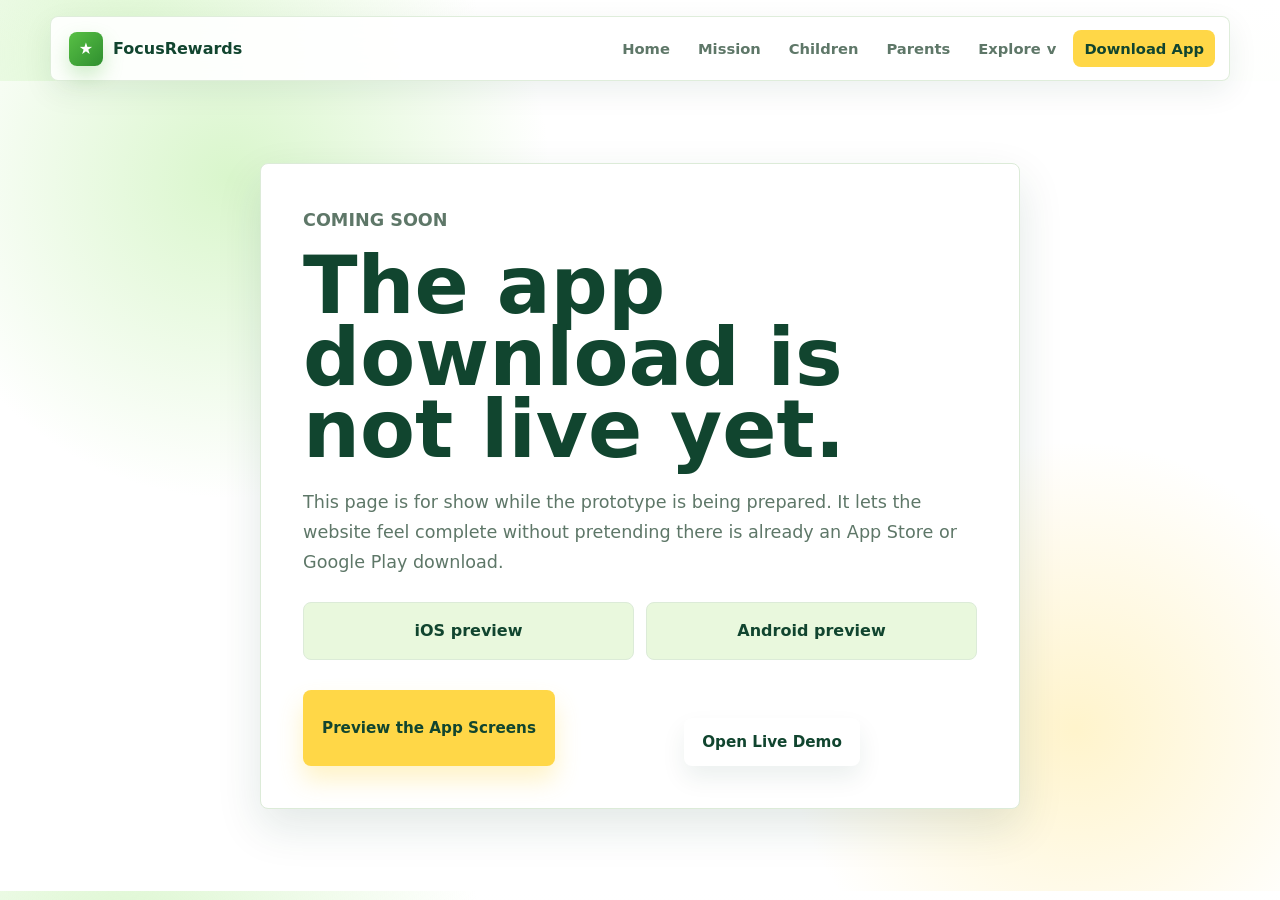
<file: pages/download.html>
<!DOCTYPE html>
<html lang="en">
  <head>
    <meta charset="UTF-8" />
    <meta name="viewport" content="width=device-width, initial-scale=1.0" />
    <title>Download FocusRewards | Coming Soon</title>
    <link rel="stylesheet" href="../style.css" />
  </head>
  <body>
    <header class="site-header">
      <a class="brand" href="../index.html#home" aria-label="FocusRewards home">
        <span class="brand-mark" aria-hidden="true">&#9733;</span>
        <span>FocusRewards</span>
      </a>

      <button class="menu-toggle" type="button" aria-label="Open menu" aria-expanded="false">
        <span></span>
        <span></span>
        <span></span>
      </button>

      <nav class="site-nav" aria-label="Primary navigation">
        <a href="../index.html#home">Home</a>
        <a href="../index.html#mission">Mission</a>
        <a href="../index.html#child">Children</a>
        <a href="../index.html#parent">Parents</a>
        <div class="nav-dropdown">
          <button class="nav-drop-button" type="button" aria-expanded="false">
            Explore <span aria-hidden="true">v</span>
          </button>
          <div class="nav-menu">
            <a href="about.html">About</a>
            <a href="../index.html#shop">Star Shop</a>
            <a href="../index.html#prototype">Prototype</a>
            <a href="students.html">Students</a>
            <a href="schools.html">Schools</a>
            <a href="businesses.html">Businesses</a>
          </div>
        </div>
        <a class="nav-cta" href="download.html">Download App</a>
      </nav>
    </header>

    <main class="soon-page">
      <section class="soon-card download-preview">
        <p class="section-label">Coming Soon</p>
        <h1>The app download is not live yet.</h1>
        <p>
          This page is for show while the prototype is being prepared. It lets the website feel
          complete without pretending there is already an App Store or Google Play download.
        </p>

        <div class="download-buttons" aria-label="Preview download options">
          <button type="button">iOS preview</button>
          <button type="button">Android preview</button>
        </div>

        <div class="hero-actions">
          <a class="button primary" href="../index.html#showcase">Preview the App Screens</a>
          <a
            class="button secondary demo-button"
            href="#"
            data-replit-url="https://foothill-innovation-challenge-2026-01-child-home-focu--keioashj.replit.app"
            target="_blank"
            rel="noopener"
          >
            Open Live Demo
          </a>
        </div>
      </section>
    </main>

    <script src="../script.js"></script>
  </body>
</html>
</file>
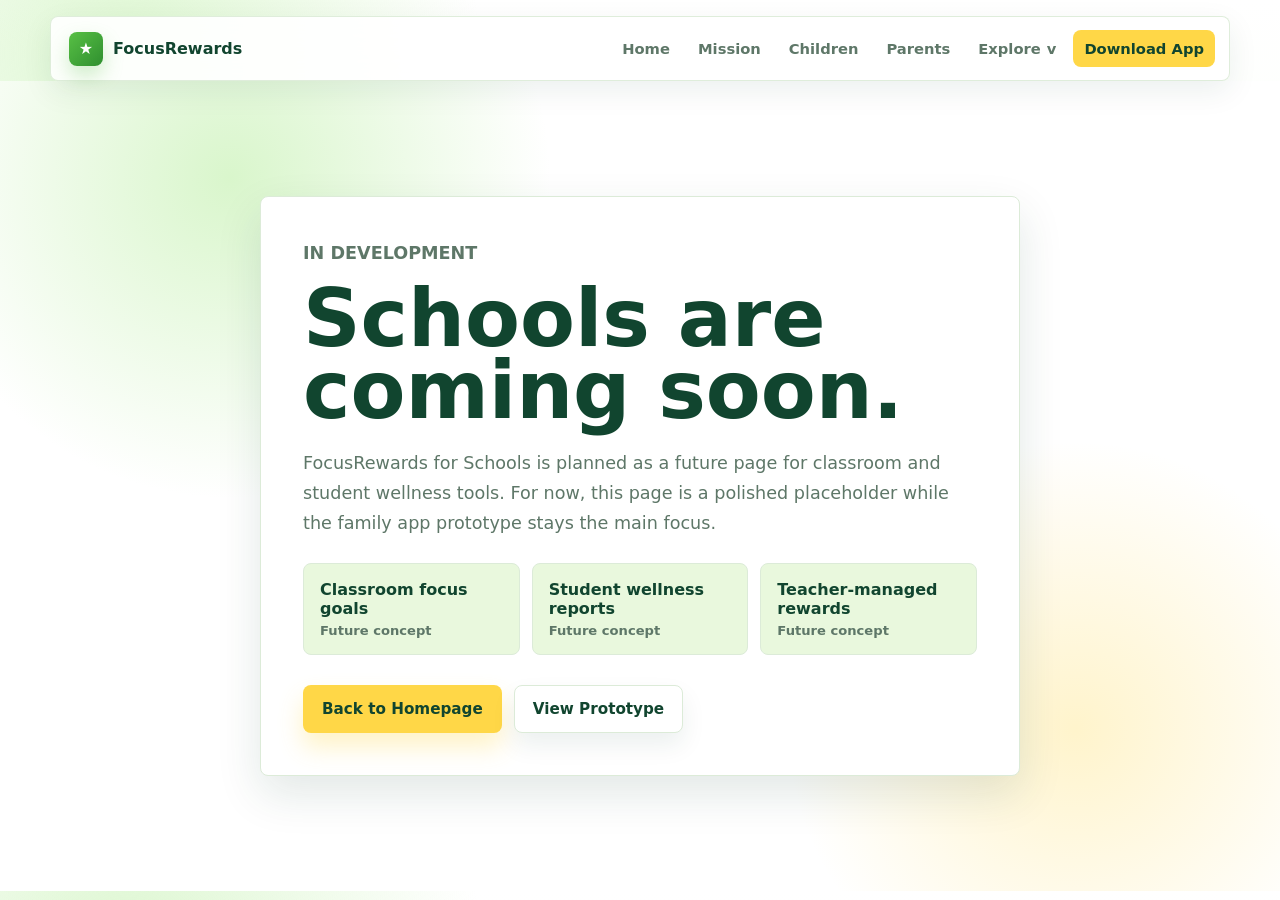
<file: pages/schools.html>
<!DOCTYPE html>
<html lang="en">
  <head>
    <meta charset="UTF-8" />
    <meta name="viewport" content="width=device-width, initial-scale=1.0" />
    <title>FocusRewards for Schools | In Development</title>
    <link rel="stylesheet" href="../style.css" />
  </head>
  <body>
    <header class="site-header">
      <a class="brand" href="../index.html#home" aria-label="FocusRewards home">
        <span class="brand-mark" aria-hidden="true">&#9733;</span>
        <span>FocusRewards</span>
      </a>

      <button class="menu-toggle" type="button" aria-label="Open menu" aria-expanded="false">
        <span></span>
        <span></span>
        <span></span>
      </button>

      <nav class="site-nav" aria-label="Primary navigation">
        <a href="../index.html#home">Home</a>
        <a href="../index.html#mission">Mission</a>
        <a href="../index.html#child">Children</a>
        <a href="../index.html#parent">Parents</a>
        <div class="nav-dropdown">
          <button class="nav-drop-button" type="button" aria-expanded="false">
            Explore <span aria-hidden="true">v</span>
          </button>
          <div class="nav-menu">
            <a href="about.html">About</a>
            <a href="../index.html#shop">Star Shop</a>
            <a href="../index.html#prototype">Prototype</a>
            <a href="students.html">Students</a>
            <a href="schools.html">Schools</a>
            <a href="businesses.html">Businesses</a>
          </div>
        </div>
        <a class="nav-cta" href="download.html">Download App</a>
      </nav>
    </header>

    <main class="soon-page">
      <section class="soon-card">
        <p class="section-label">In Development</p>
        <h1>Schools are coming soon.</h1>
        <p>
          FocusRewards for Schools is planned as a future page for classroom and student wellness
          tools. For now, this page is a polished placeholder while the family app prototype stays
          the main focus.
        </p>

        <div class="coming-soon-grid">
          <div>
            <strong>Classroom focus goals</strong>
            <span>Future concept</span>
          </div>
          <div>
            <strong>Student wellness reports</strong>
            <span>Future concept</span>
          </div>
          <div>
            <strong>Teacher-managed rewards</strong>
            <span>Future concept</span>
          </div>
        </div>

        <div class="hero-actions">
          <a class="button primary" href="../index.html#home">Back to Homepage</a>
          <a class="button secondary" href="../index.html#prototype">View Prototype</a>
        </div>
      </section>
    </main>

    <script src="../script.js"></script>
  </body>
</html>
</file>
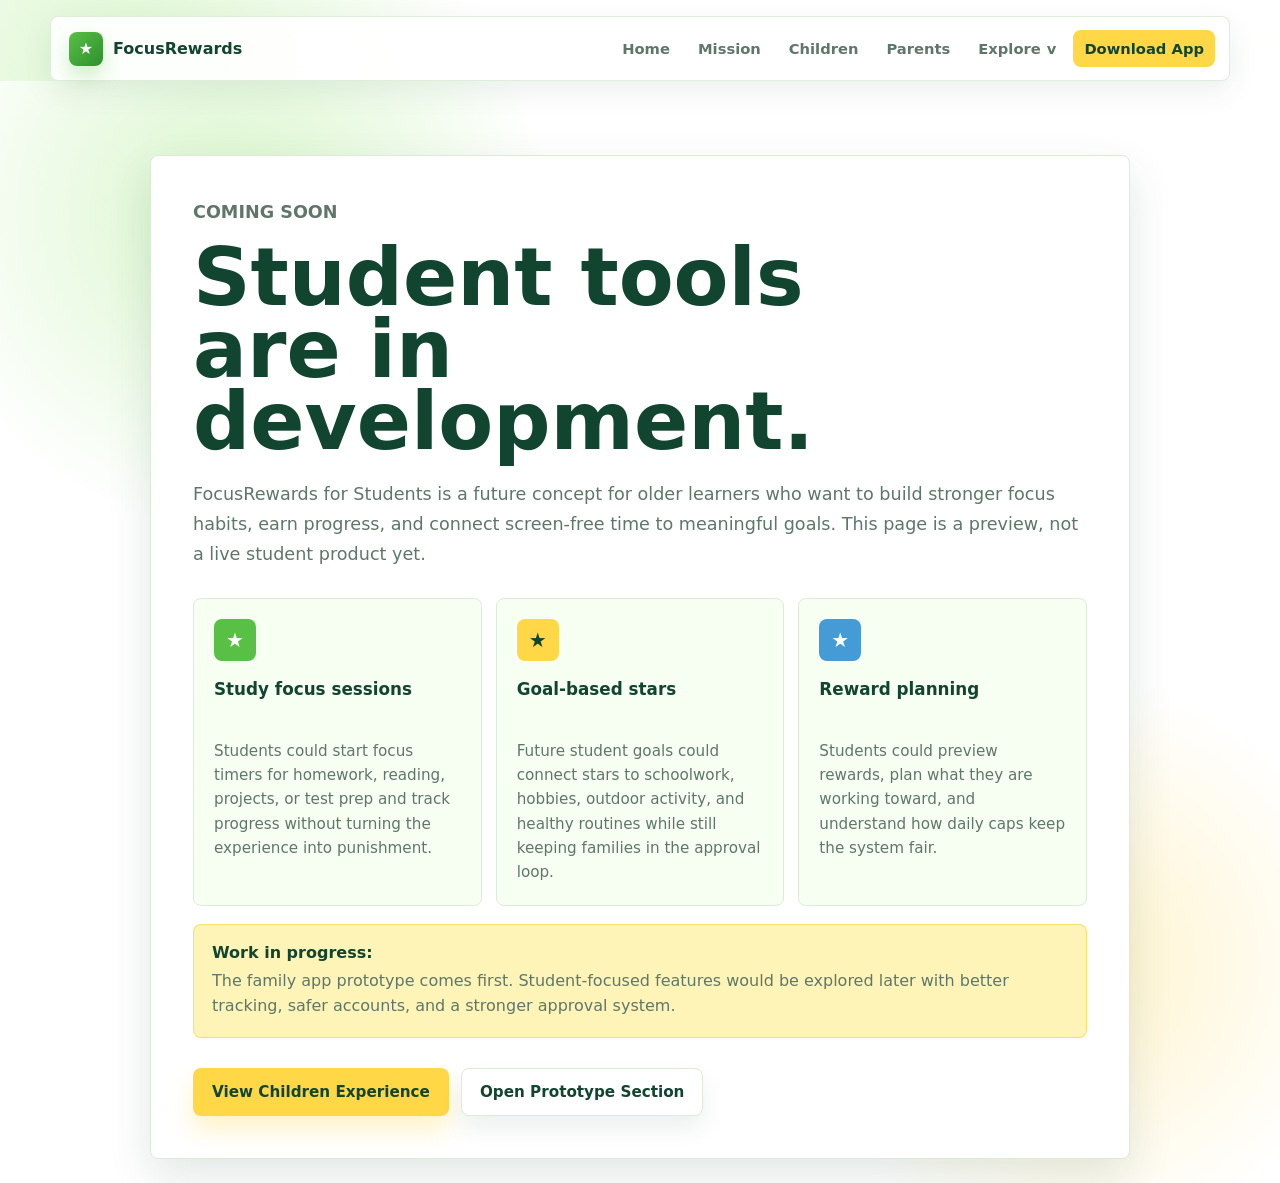
<file: pages/students.html>
<!DOCTYPE html>
<html lang="en">
  <head>
    <meta charset="UTF-8" />
    <meta name="viewport" content="width=device-width, initial-scale=1.0" />
    <title>FocusRewards for Students | Coming Soon</title>
    <link rel="stylesheet" href="../style.css" />
  </head>
  <body>
    <header class="site-header">
      <a class="brand" href="../index.html#home" aria-label="FocusRewards home">
        <span class="brand-mark" aria-hidden="true">&#9733;</span>
        <span>FocusRewards</span>
      </a>

      <button class="menu-toggle" type="button" aria-label="Open menu" aria-expanded="false">
        <span></span>
        <span></span>
        <span></span>
      </button>

      <nav class="site-nav" aria-label="Primary navigation">
        <a href="../index.html#home">Home</a>
        <a href="../index.html#mission">Mission</a>
        <a href="../index.html#child">Children</a>
        <a href="../index.html#parent">Parents</a>
        <div class="nav-dropdown">
          <button class="nav-drop-button" type="button" aria-expanded="false">
            Explore <span aria-hidden="true">v</span>
          </button>
          <div class="nav-menu">
            <a href="about.html">About</a>
            <a href="../index.html#shop">Star Shop</a>
            <a href="../index.html#prototype">Prototype</a>
            <a href="students.html">Students</a>
            <a href="schools.html">Schools</a>
            <a href="businesses.html">Businesses</a>
          </div>
        </div>
        <a class="nav-cta" href="download.html">Download App</a>
      </nav>
    </header>

    <main class="soon-page student-page">
      <section class="soon-card student-soon-card">
        <p class="section-label">Coming Soon</p>
        <h1>Student tools are in development.</h1>
        <p>
          FocusRewards for Students is a future concept for older learners who want to build
          stronger focus habits, earn progress, and connect screen-free time to meaningful goals.
          This page is a preview, not a live student product yet.
        </p>

        <div class="student-concept">
          <article class="concept-card">
            <span class="reward-icon">&#9733;</span>
            <h3>Study focus sessions</h3>
            <p>
              Students could start focus timers for homework, reading, projects, or test prep and
              track progress without turning the experience into punishment.
            </p>
          </article>

          <article class="concept-card">
            <span class="reward-icon yellow">&#9733;</span>
            <h3>Goal-based stars</h3>
            <p>
              Future student goals could connect stars to schoolwork, hobbies, outdoor activity,
              and healthy routines while still keeping families in the approval loop.
            </p>
          </article>

          <article class="concept-card">
            <span class="reward-icon blue">&#9733;</span>
            <h3>Reward planning</h3>
            <p>
              Students could preview rewards, plan what they are working toward, and understand
              how daily caps keep the system fair.
            </p>
          </article>
        </div>

        <div class="roadmap-note">
          <strong>Work in progress:</strong>
          <span>
            The family app prototype comes first. Student-focused features would be explored later
            with better tracking, safer accounts, and a stronger approval system.
          </span>
        </div>

        <div class="hero-actions">
          <a class="button primary" href="../index.html#child">View Children Experience</a>
          <a class="button secondary" href="../index.html#prototype">Open Prototype Section</a>
        </div>
      </section>
    </main>

    <script src="../script.js"></script>
  </body>
</html>
</file>
<file: style.css>
:root {
  --forest: #11452f;
  --leaf: #58c045;
  --leaf-dark: #2f8f2f;
  --mint: #e9f8dd;
  --mint-strong: #c9f2b6;
  --sky: #bfe7ff;
  --sky-deep: #459bd6;
  --sun: #ffd747;
  --sun-soft: #fff4b8;
  --coral: #ff7a61;
  --text: #143324;
  --muted: #5e7768;
  --line: #dcebd8;
  --white: #ffffff;
  --shadow: 0 18px 45px rgba(17, 69, 47, 0.12);
  --radius: 8px;
}

* {
  box-sizing: border-box;
}

html {
  scroll-behavior: smooth;
}

[id] {
  scroll-margin-top: 110px;
}

body {
  margin: 0;
  font-family: Inter, ui-sans-serif, system-ui, -apple-system, BlinkMacSystemFont, "Segoe UI", sans-serif;
  color: var(--text);
  background:
    radial-gradient(circle at 10% 6%, rgba(201, 242, 182, 0.62), transparent 22rem),
    linear-gradient(180deg, #ffffff 0%, #f9fff6 46%, #ffffff 100%);
}

a {
  color: inherit;
  text-decoration: none;
}

button,
a {
  -webkit-tap-highlight-color: transparent;
}

button {
  font: inherit;
}

.site-header {
  position: sticky;
  top: 0;
  z-index: 20;
  display: flex;
  align-items: center;
  justify-content: space-between;
  gap: 24px;
  width: min(1180px, calc(100% - 32px));
  margin: 16px auto 0;
  padding: 12px 14px 12px 18px;
  background: rgba(255, 255, 255, 0.92);
  border: 1px solid rgba(220, 235, 216, 0.9);
  border-radius: var(--radius);
  box-shadow: 0 10px 30px rgba(17, 69, 47, 0.08);
  backdrop-filter: blur(18px);
}

.brand {
  display: inline-flex;
  align-items: center;
  gap: 10px;
  font-weight: 800;
  color: var(--forest);
}

.brand-mark,
.app-icon {
  display: inline-grid;
  place-items: center;
  width: 34px;
  height: 34px;
  color: var(--white);
  background: linear-gradient(135deg, var(--leaf), var(--leaf-dark));
  border-radius: var(--radius);
  box-shadow: 0 10px 20px rgba(88, 192, 69, 0.28);
}

.site-nav {
  display: flex;
  align-items: center;
  gap: 6px;
  color: var(--muted);
  font-size: 0.92rem;
  font-weight: 700;
}

.site-nav a {
  padding: 10px 11px;
  border-radius: var(--radius);
  transition: background 180ms ease, color 180ms ease, transform 180ms ease;
}

.site-nav a:hover,
.site-nav a:focus-visible {
  color: var(--forest);
  background: var(--mint);
  outline: none;
}

.site-nav .nav-cta {
  color: var(--forest);
  background: var(--sun);
}

.nav-dropdown {
  position: relative;
}

.nav-dropdown::after {
  content: "";
  position: absolute;
  top: 100%;
  right: 0;
  left: 0;
  height: 14px;
}

.nav-drop-button {
  display: inline-flex;
  align-items: center;
  gap: 6px;
  min-height: 39px;
  padding: 0 11px;
  color: var(--muted);
  background: transparent;
  border: 0;
  border-radius: var(--radius);
  font-size: 0.92rem;
  font-weight: 800;
  cursor: pointer;
}

.nav-drop-button:hover,
.nav-drop-button:focus-visible,
.nav-dropdown.open .nav-drop-button {
  color: var(--forest);
  background: var(--mint);
  outline: none;
}

.nav-menu {
  position: absolute;
  top: calc(100% + 8px);
  right: 0;
  z-index: 25;
  display: grid;
  gap: 4px;
  min-width: 190px;
  max-height: min(70vh, 360px);
  overflow-y: auto;
  padding: 8px;
  background: var(--white);
  border: 1px solid var(--line);
  border-radius: var(--radius);
  box-shadow: var(--shadow);
  opacity: 0;
  visibility: hidden;
  transform: translateY(6px);
  transition: opacity 170ms ease, transform 170ms ease, visibility 170ms ease;
  pointer-events: none;
}

.nav-dropdown:hover .nav-menu,
.nav-dropdown:focus-within .nav-menu,
.nav-dropdown.open .nav-menu {
  opacity: 1;
  visibility: visible;
  transform: translateY(0);
  pointer-events: auto;
}

.menu-toggle {
  display: none;
  width: 42px;
  height: 42px;
  padding: 0;
  border: 1px solid var(--line);
  border-radius: var(--radius);
  background: var(--white);
}

.menu-toggle span {
  display: block;
  width: 18px;
  height: 2px;
  margin: 4px auto;
  background: var(--forest);
}

.section-pad {
  width: min(1180px, calc(100% - 32px));
  margin: 0 auto;
  padding: 92px 0;
}

.hero {
  display: grid;
  grid-template-columns: minmax(0, 0.92fr) minmax(360px, 1.08fr);
  align-items: center;
  gap: 56px;
  min-height: calc(100vh - 82px);
  padding-top: 64px;
}

.challenge-line,
.section-label {
  margin: 0 0 14px;
  color: var(--leaf-dark);
  font-size: 0.8rem;
  font-weight: 900;
  letter-spacing: 0;
  text-transform: uppercase;
}

h1,
h2,
h3,
p {
  margin-top: 0;
}

h1 {
  max-width: 760px;
  margin-bottom: 22px;
  color: var(--forest);
  font-size: clamp(3.1rem, 9vw, 6.9rem);
  line-height: 0.9;
  letter-spacing: 0;
}

h2 {
  margin-bottom: 18px;
  color: var(--forest);
  font-size: clamp(2rem, 5vw, 4rem);
  line-height: 1;
  letter-spacing: 0;
}

h3 {
  color: var(--forest);
  font-size: 1.05rem;
  line-height: 1.2;
}

.hero-text,
.section-heading p,
.experience-copy p,
.mission-copy p,
.final-cta p,
.business-points p,
.two-column p {
  color: var(--muted);
  font-size: 1.08rem;
  line-height: 1.7;
}

.hero-text {
  max-width: 620px;
  font-size: 1.2rem;
}

.hero-actions {
  display: flex;
  flex-wrap: wrap;
  gap: 12px;
  margin-top: 30px;
}

.button {
  display: inline-flex;
  align-items: center;
  justify-content: center;
  min-height: 48px;
  padding: 0 18px;
  border: 1px solid transparent;
  border-radius: var(--radius);
  font-size: 0.95rem;
  font-weight: 900;
  transition: transform 180ms ease, box-shadow 180ms ease, background 180ms ease;
}

.button:hover,
.button:focus-visible,
.reward-card button:hover,
.mini-button:hover,
.activity-list button:hover {
  transform: translateY(-2px);
  outline: none;
}

.button.primary {
  color: var(--forest);
  background: var(--sun);
  box-shadow: 0 14px 25px rgba(255, 215, 71, 0.3);
}

.button.secondary {
  color: var(--forest);
  background: var(--white);
  border-color: var(--line);
  box-shadow: 0 12px 24px rgba(17, 69, 47, 0.08);
}

.trust-row {
  display: flex;
  flex-wrap: wrap;
  gap: 10px;
  margin-top: 30px;
}

.trust-row span,
.mission-badges span,
.status-pill {
  display: inline-flex;
  align-items: center;
  min-height: 34px;
  padding: 0 12px;
  color: var(--forest);
  background: var(--mint);
  border: 1px solid var(--line);
  border-radius: var(--radius);
  font-size: 0.82rem;
  font-weight: 800;
}

.hero-visual {
  position: relative;
  min-height: 660px;
  overflow: hidden;
}

.leaf-shape {
  position: absolute;
  border-radius: 64% 36% 58% 42%;
  transform: rotate(-18deg);
  pointer-events: none;
}

.leaf-one {
  top: 42px;
  right: 56px;
  width: 340px;
  height: 430px;
  background: linear-gradient(145deg, var(--mint-strong), rgba(255, 255, 255, 0.1));
}

.leaf-two {
  right: 0;
  bottom: 44px;
  width: 250px;
  height: 250px;
  background: var(--sun-soft);
  border-radius: 50%;
}

.phone {
  position: absolute;
  width: 292px;
  min-height: 560px;
  padding: 22px;
  background: var(--white);
  border: 10px solid #10281d;
  border-radius: 38px;
  box-shadow: var(--shadow);
}

.phone::before {
  content: "";
  position: absolute;
  top: 12px;
  left: 50%;
  width: 86px;
  height: 22px;
  background: #10281d;
  border-radius: 999px;
  transform: translateX(-50%);
}

.child-phone {
  top: 12px;
  left: 34px;
  transform: rotate(-4deg);
  z-index: 3;
}

.parent-phone {
  right: 20px;
  bottom: 0;
  min-height: 410px;
  transform: rotate(5deg);
  z-index: 2;
}

.phone-top {
  display: flex;
  justify-content: space-between;
  margin: 22px 0 22px;
  color: var(--forest);
  font-size: 0.82rem;
  font-weight: 800;
}

.phone-signal {
  color: var(--leaf-dark);
  letter-spacing: 2px;
}

.pin-lock {
  padding: 3px 8px;
  color: var(--forest);
  background: var(--sun);
  border-radius: var(--radius);
  font-size: 0.72rem;
}

.app-title-row,
.screen-header,
.dashboard-top,
.reward-balance,
.activity-card {
  display: flex;
  align-items: center;
  gap: 12px;
}

.app-title-row small,
.screen-header small,
.dashboard-top small,
.activity-card small,
.reward-balance small {
  display: block;
  color: var(--muted);
  font-size: 0.78rem;
  line-height: 1.35;
}

.timer-ring {
  display: grid;
  place-items: center;
  width: 184px;
  height: 184px;
  margin: 30px auto 24px;
  border: 14px solid var(--mint-strong);
  border-right-color: var(--leaf);
  border-bottom-color: var(--leaf);
  border-radius: 50%;
}

.timer-ring span {
  color: var(--forest);
  font-size: 2.4rem;
  font-weight: 900;
}

.timer-ring small {
  margin-top: -38px;
  color: var(--muted);
  font-weight: 700;
}

.stats-strip,
.summary-grid,
.dashboard-metrics {
  display: grid;
  gap: 10px;
}

.stats-strip {
  grid-template-columns: repeat(2, 1fr);
}

.stats-strip div,
.summary-grid div,
.dashboard-metrics div {
  padding: 14px;
  background: #f7fff3;
  border: 1px solid var(--line);
  border-radius: var(--radius);
}

.stats-strip strong,
.summary-grid strong,
.dashboard-metrics strong {
  display: block;
  color: var(--forest);
  font-size: 1.35rem;
}

.stats-strip span,
.summary-grid span,
.dashboard-metrics span,
.cap-row span {
  color: var(--muted);
  font-size: 0.78rem;
  font-weight: 800;
}

.activity-card,
.approval-card,
.cap-row {
  margin-top: 12px;
  padding: 14px;
  background: var(--white);
  border: 1px solid var(--line);
  border-radius: var(--radius);
}

.activity-dot {
  width: 34px;
  height: 34px;
  background: linear-gradient(135deg, var(--sky), var(--leaf));
  border-radius: 50%;
}

.approval-card small {
  display: block;
  margin-bottom: 4px;
  color: var(--coral);
  font-size: 0.75rem;
  font-weight: 900;
}

.approval-card strong {
  display: block;
  margin-bottom: 12px;
  color: var(--forest);
}

.static-state {
  display: inline-flex;
  min-height: 32px;
  align-items: center;
  padding: 0 10px;
  color: var(--forest);
  background: var(--mint);
  border-radius: var(--radius);
  font-size: 0.78rem;
  font-weight: 900;
}

.mini-button {
  display: inline-flex;
  min-height: 34px;
  align-items: center;
  justify-content: center;
  padding: 0 12px;
  color: var(--forest);
  background: var(--sun);
  border: 0;
  border-radius: var(--radius);
  font-size: 0.78rem;
  font-weight: 900;
  cursor: pointer;
}

.cap-row {
  display: flex;
  justify-content: space-between;
}

.section-heading {
  max-width: 780px;
}

.section-heading.centered {
  margin: 0 auto 34px;
  text-align: center;
}

.two-column {
  display: grid;
  grid-template-columns: repeat(2, minmax(0, 1fr));
  gap: 32px;
  padding: 32px;
  background: var(--white);
  border: 1px solid var(--line);
  border-radius: var(--radius);
  box-shadow: var(--shadow);
}

.showcase {
  width: 100%;
  max-width: none;
  background:
    radial-gradient(circle at 14% 24%, rgba(191, 231, 255, 0.42), transparent 18rem),
    linear-gradient(180deg, #ffffff, #f4ffee);
}

.showcase > * {
  width: min(1180px, calc(100% - 32px));
  margin-left: auto;
  margin-right: auto;
}

.carousel {
  display: grid;
  grid-template-columns: 48px minmax(0, 1fr) 48px;
  align-items: center;
  gap: 16px;
  margin-top: 34px;
}

.carousel-track {
  position: relative;
  min-height: 410px;
}

.carousel-slide {
  position: absolute;
  inset: 0;
  display: grid;
  grid-template-columns: 0.9fr 1.1fr;
  align-items: center;
  gap: 34px;
  padding: 34px;
  background: rgba(255, 255, 255, 0.96);
  border: 1px solid var(--line);
  border-radius: var(--radius);
  box-shadow: var(--shadow);
  opacity: 0;
  visibility: hidden;
  transform: translateX(20px);
  transition: opacity 220ms ease, transform 220ms ease;
  pointer-events: none;
}

.carousel-slide.active {
  opacity: 1;
  visibility: visible;
  transform: translateX(0);
  pointer-events: auto;
}

.carousel-arrow {
  display: grid;
  place-items: center;
  width: 48px;
  height: 48px;
  color: var(--forest);
  background: var(--white);
  border: 1px solid var(--line);
  border-radius: var(--radius);
  box-shadow: 0 10px 22px rgba(17, 69, 47, 0.1);
  font-size: 2rem;
  font-weight: 900;
  cursor: pointer;
}

.carousel-arrow:hover,
.carousel-arrow:focus-visible {
  background: var(--sun);
  outline: none;
}

.mock-screen {
  display: grid;
  gap: 14px;
  max-width: 320px;
  min-height: 330px;
  padding: 22px;
  margin: 0 auto;
  background:
    radial-gradient(circle at 90% 10%, rgba(255, 215, 71, 0.24), transparent 9rem),
    #ffffff;
  border: 10px solid #10281d;
  border-radius: 32px;
  box-shadow: 0 18px 42px rgba(17, 69, 47, 0.14);
}

.mock-top,
.mock-row,
.shop-mini-card {
  display: flex;
  align-items: center;
  justify-content: space-between;
  gap: 12px;
}

.mock-ring {
  display: grid;
  place-items: center;
  width: 142px;
  height: 142px;
  margin: 8px auto;
  color: var(--forest);
  border: 12px solid var(--mint-strong);
  border-right-color: var(--leaf);
  border-bottom-color: var(--leaf);
  border-radius: 50%;
  font-size: 1.8rem;
  font-weight: 900;
}

.mock-row,
.shop-mini-card {
  padding: 14px;
  color: var(--forest);
  background: #f7fff3;
  border: 1px solid var(--line);
  border-radius: var(--radius);
  font-weight: 850;
}

.mock-row span,
.shop-mini-card span {
  color: var(--muted);
  font-size: 0.8rem;
}

.slide-copy h3 {
  margin-bottom: 14px;
  font-size: clamp(1.8rem, 4vw, 3.2rem);
}

.slide-copy p {
  color: var(--muted);
  font-size: 1.1rem;
  line-height: 1.7;
}

.carousel-dots {
  display: flex;
  justify-content: center;
  gap: 8px;
  margin-top: 18px;
}

.carousel-dots button {
  width: 34px;
  height: 8px;
  padding: 0;
  background: var(--mint-strong);
  border: 0;
  border-radius: 999px;
  cursor: pointer;
}

.carousel-dots button.active {
  background: var(--leaf-dark);
}

.loop,
.shop,
.prototype {
  width: 100%;
  max-width: none;
  background:
    linear-gradient(180deg, rgba(233, 248, 221, 0.74), rgba(255, 255, 255, 0.9)),
    radial-gradient(circle at 80% 10%, rgba(255, 215, 71, 0.3), transparent 18rem);
}

.loop > *,
.shop > *,
.prototype > * {
  width: min(1180px, calc(100% - 32px));
  margin-left: auto;
  margin-right: auto;
}

.loop-flow,
.reward-grid,
.demo-board {
  display: grid;
  grid-template-columns: repeat(4, minmax(0, 1fr));
  gap: 16px;
}

.loop-step,
.reward-card,
.demo-stage,
.panel,
.business-card,
.mission,
.final-cta {
  background: rgba(255, 255, 255, 0.96);
  border: 1px solid var(--line);
  border-radius: var(--radius);
  box-shadow: var(--shadow);
}

.loop-step {
  padding: 22px;
}

.loop-step span,
.demo-stage span {
  display: grid;
  place-items: center;
  width: 34px;
  height: 34px;
  margin-bottom: 20px;
  color: var(--forest);
  background: var(--sun);
  border-radius: var(--radius);
  font-weight: 900;
}

.loop-step strong,
.demo-stage strong {
  display: block;
  margin-bottom: 8px;
  color: var(--forest);
  font-size: 1.05rem;
}

.loop-step p,
.demo-stage p,
.reward-card p {
  margin: 0;
  color: var(--muted);
  line-height: 1.55;
}

.experience {
  display: grid;
  grid-template-columns: repeat(2, minmax(0, 1fr));
  align-items: center;
  gap: 56px;
}

.experience-copy {
  max-width: 560px;
}

.feature-list {
  display: grid;
  gap: 12px;
  margin: 26px 0 0;
  padding: 0;
  list-style: none;
}

.feature-list li {
  position: relative;
  padding-left: 30px;
  color: var(--forest);
  font-weight: 800;
}

.feature-list li::before {
  content: "";
  position: absolute;
  top: 8px;
  left: 0;
  width: 12px;
  height: 12px;
  background: var(--leaf);
  border-radius: 50%;
  box-shadow: 0 0 0 5px var(--mint);
}

.panel {
  padding: 28px;
}

.app-panel {
  background:
    radial-gradient(circle at 90% 10%, rgba(255, 215, 71, 0.32), transparent 11rem),
    var(--white);
}

.wide-progress {
  height: 14px;
  margin: 28px 0;
  overflow: hidden;
  background: var(--mint);
  border-radius: 999px;
}

.wide-progress span {
  display: block;
  height: 100%;
  background: linear-gradient(90deg, var(--leaf), var(--leaf-dark));
  border-radius: inherit;
}

.reward-balance {
  padding: 18px;
  color: var(--forest);
  background: var(--sun-soft);
  border-radius: var(--radius);
}

.reward-balance span {
  color: var(--sun);
  font-size: 2rem;
  text-shadow: 0 2px 0 rgba(17, 69, 47, 0.16);
}

.activity-list {
  display: grid;
  gap: 10px;
  margin-top: 18px;
}

.activity-list button,
.reward-card button {
  min-height: 44px;
  color: var(--forest);
  background: var(--white);
  border: 1px solid var(--line);
  border-radius: var(--radius);
  font-size: 0.92rem;
  font-weight: 850;
  cursor: pointer;
  transition: transform 180ms ease, border-color 180ms ease, background 180ms ease;
}

.activity-list button:hover {
  background: var(--mint);
  border-color: var(--mint-strong);
}

.dashboard-panel {
  background:
    radial-gradient(circle at 0 0, rgba(191, 231, 255, 0.42), transparent 14rem),
    var(--white);
}

.dashboard-top {
  justify-content: space-between;
  margin-bottom: 22px;
}

.dashboard-metrics {
  grid-template-columns: repeat(3, 1fr);
}

.control-row {
  display: grid;
  grid-template-columns: 86px 1fr 58px;
  align-items: center;
  gap: 12px;
  margin-top: 18px;
  color: var(--forest);
  font-size: 0.9rem;
  font-weight: 850;
}

.control-row input {
  accent-color: var(--leaf);
}

.approval-card.large {
  display: grid;
  grid-template-columns: 1fr auto;
  align-items: center;
  gap: 10px;
  margin-top: 22px;
}

.approval-card.large small {
  grid-column: 1 / -1;
}

.reward-grid {
  margin-top: 30px;
}

.reward-card {
  padding: 22px;
}

.reward-icon {
  display: grid;
  place-items: center;
  width: 48px;
  height: 48px;
  margin-bottom: 26px;
  color: var(--white);
  background: var(--leaf);
  border-radius: var(--radius);
  font-size: 1.5rem;
}

.reward-icon.yellow {
  color: var(--forest);
  background: var(--sun);
}

.reward-icon.blue {
  background: var(--sky-deep);
}

.reward-icon.coral {
  background: var(--coral);
}

.reward-card h3 {
  min-height: 48px;
  margin-bottom: 8px;
}

.reward-card button {
  width: 100%;
  margin-top: 20px;
}

.reward-card button[data-status="Requested"],
.reward-card button[data-status="Pending"] {
  background: var(--sun-soft);
  border-color: var(--sun);
}

.reward-card button[data-status="Approved"] {
  color: var(--white);
  background: var(--leaf-dark);
  border-color: var(--leaf-dark);
}

.business-card {
  display: grid;
  grid-template-columns: 0.85fr 1.15fr;
  gap: 42px;
  padding: 38px;
  background:
    linear-gradient(135deg, #ffffff 0%, #f1ffe8 58%, #fff9cb 100%);
}

.business-points {
  display: grid;
  gap: 18px;
}

.demo-board {
  margin-top: 34px;
}

.demo-stage {
  padding: 22px;
  opacity: 0.58;
  width: 100%;
  text-align: left;
  font: inherit;
  cursor: pointer;
  transition: transform 200ms ease, opacity 200ms ease, border-color 200ms ease;
}

.demo-stage.active {
  opacity: 1;
  border-color: var(--leaf);
  transform: translateY(-6px);
}

.demo-stage:focus-visible {
  outline: 3px solid var(--sun);
  outline-offset: 3px;
}

.demo-stage small {
  display: block;
  color: var(--muted);
  line-height: 1.55;
}

.stage-more {
  display: none;
  margin-top: 14px;
  padding-top: 14px;
  color: var(--forest);
  border-top: 1px solid var(--line);
  font-style: normal;
  font-size: 0.92rem;
  font-weight: 750;
  line-height: 1.55;
}

.demo-stage.active .stage-more {
  display: block;
}

.demo-button {
  display: flex;
  width: fit-content;
  margin: 28px auto 0;
  border: 0;
  cursor: pointer;
}

.mission {
  display: grid;
  grid-template-columns: 1.25fr 0.75fr;
  gap: 34px;
  padding: 46px;
}

.about-hero {
  grid-template-columns: minmax(0, 1.55fr) minmax(260px, 0.45fr);
  align-items: center;
}

.about-hero .mission-copy {
  max-width: none;
}

.about-hero h1 {
  max-width: none;
  font-size: clamp(2.6rem, 5vw, 5rem);
  line-height: 1.02;
}

.mission-badges {
  display: flex;
  flex-wrap: wrap;
  align-content: center;
  gap: 10px;
}

.final-cta {
  margin-bottom: 70px;
  padding: 56px;
  text-align: center;
  background:
    radial-gradient(circle at 18% 20%, rgba(255, 215, 71, 0.32), transparent 13rem),
    linear-gradient(135deg, #ffffff, #f0ffe8);
}

.final-cta .hero-actions {
  justify-content: center;
}

.site-footer {
  display: flex;
  align-items: center;
  justify-content: space-between;
  gap: 20px;
  width: min(1180px, calc(100% - 32px));
  margin: 0 auto;
  padding: 30px 0 44px;
  color: var(--muted);
  border-top: 1px solid var(--line);
}

.site-footer p {
  margin: 0;
  text-align: right;
}

.toast {
  position: fixed;
  right: 18px;
  bottom: 18px;
  z-index: 30;
  display: grid;
  gap: 10px;
  max-width: 340px;
  padding: 14px 16px;
  color: var(--white);
  background: var(--forest);
  border-radius: var(--radius);
  box-shadow: var(--shadow);
  opacity: 0;
  transform: translateY(18px);
  transition: opacity 200ms ease, transform 200ms ease;
  pointer-events: none;
}

.toast.show {
  opacity: 1;
  transform: translateY(0);
  pointer-events: auto;
}

.toast a {
  display: inline-flex;
  align-items: center;
  justify-content: center;
  width: fit-content;
  min-height: 34px;
  padding: 0 10px;
  color: var(--forest);
  background: var(--sun);
  border-radius: var(--radius);
  font-size: 0.86rem;
  font-weight: 900;
}

.soon-page {
  min-height: calc(100vh - 90px);
  display: grid;
  place-items: center;
  padding: 24px;
  background:
    radial-gradient(circle at 18% 12%, rgba(201, 242, 182, 0.7), transparent 20rem),
    radial-gradient(circle at 84% 80%, rgba(255, 215, 71, 0.28), transparent 18rem),
    #ffffff;
}

.soon-card {
  width: min(760px, 100%);
  padding: 42px;
  background: var(--white);
  border: 1px solid var(--line);
  border-radius: var(--radius);
  box-shadow: var(--shadow);
}

.soon-card h1 {
  font-size: clamp(2.5rem, 7vw, 5rem);
}

.soon-card p {
  color: var(--muted);
  font-size: 1.1rem;
  line-height: 1.7;
}

.coming-soon-grid,
.download-buttons {
  display: grid;
  gap: 12px;
  margin-top: 24px;
}

.coming-soon-grid {
  grid-template-columns: repeat(3, minmax(0, 1fr));
}

.coming-soon-grid div,
.download-buttons button {
  padding: 16px;
  color: var(--forest);
  background: var(--mint);
  border: 1px solid var(--line);
  border-radius: var(--radius);
}

.coming-soon-grid strong,
.coming-soon-grid span {
  display: block;
}

.coming-soon-grid span {
  margin-top: 5px;
  color: var(--muted);
  font-size: 0.82rem;
  font-weight: 800;
}

.download-buttons {
  grid-template-columns: repeat(2, minmax(0, 1fr));
}

.download-buttons button {
  min-height: 58px;
  font-weight: 900;
}

.student-page {
  align-items: start;
  padding-top: 74px;
}

.student-soon-card {
  width: min(980px, 100%);
}

.student-concept {
  display: grid;
  grid-template-columns: repeat(3, minmax(0, 1fr));
  gap: 14px;
  margin-top: 28px;
}

.concept-card {
  padding: 20px;
  background: #f7fff3;
  border: 1px solid var(--line);
  border-radius: var(--radius);
}

.concept-card .reward-icon {
  width: 42px;
  height: 42px;
  margin-bottom: 18px;
  font-size: 1.25rem;
}

.concept-card h3 {
  min-height: 50px;
  margin-bottom: 10px;
}

.concept-card p {
  margin-bottom: 0;
  color: var(--muted);
  font-size: 0.95rem;
  line-height: 1.6;
}

.roadmap-note {
  display: grid;
  gap: 6px;
  margin-top: 18px;
  padding: 18px;
  color: var(--forest);
  background: var(--sun-soft);
  border: 1px solid rgba(255, 215, 71, 0.7);
  border-radius: var(--radius);
}

.roadmap-note span {
  color: var(--muted);
  line-height: 1.6;
}

@media (max-width: 980px) {
  .site-header {
    align-items: flex-start;
  }

  .menu-toggle {
    display: block;
  }

  .site-nav {
    position: absolute;
    top: calc(100% + 8px);
    right: 0;
    display: none;
    width: min(320px, calc(100vw - 32px));
    padding: 10px;
    flex-direction: column;
    align-items: stretch;
    background: var(--white);
    border: 1px solid var(--line);
    border-radius: var(--radius);
    box-shadow: var(--shadow);
  }

  .site-nav.open {
    display: flex;
  }

  .nav-dropdown,
  .nav-drop-button {
    width: 100%;
  }

  .nav-dropdown::after {
    display: none;
  }

  .nav-drop-button {
    justify-content: space-between;
  }

  .nav-menu {
    position: static;
    width: 100%;
    min-width: 0;
    margin-top: 6px;
    box-shadow: none;
  }

  .hero,
  .experience,
  .mission,
  .business-card {
    grid-template-columns: 1fr;
  }

  .hero {
    min-height: auto;
    padding-top: 58px;
  }

  .hero-visual {
    min-height: 680px;
  }

  .child-phone {
    left: 8%;
  }

  .parent-phone {
    right: 8%;
  }

  .loop-flow,
  .reward-grid,
  .demo-board,
  .coming-soon-grid,
  .student-concept {
    grid-template-columns: repeat(2, minmax(0, 1fr));
  }

  .two-column {
    grid-template-columns: 1fr;
  }
}

@media (max-width: 640px) {
  .site-header,
  .section-pad,
  .loop > *,
  .shop > *,
  .prototype > *,
  .site-footer {
    width: min(100% - 24px, 1180px);
  }

  .section-pad {
    padding: 66px 0;
  }

  h1 {
    font-size: clamp(2.6rem, 13vw, 4rem);
    line-height: 0.96;
    overflow-wrap: break-word;
  }

  .hero-actions,
  .button {
    width: 100%;
  }

  .hero-visual {
    min-height: 700px;
  }

  .phone {
    width: 268px;
    padding: 18px;
  }

  .child-phone {
    left: 50%;
    transform: translateX(-56%) rotate(-3deg);
  }

  .parent-phone {
    right: auto;
    left: 50%;
    bottom: 10px;
    transform: translateX(-36%) rotate(5deg) scale(0.88);
  }

  .leaf-one {
    right: 12px;
    width: 250px;
    height: 340px;
  }

  .loop-flow,
  .reward-grid,
  .demo-board,
  .dashboard-metrics,
  .coming-soon-grid,
  .download-buttons,
  .student-concept {
    grid-template-columns: 1fr;
  }

  .carousel {
    grid-template-columns: 1fr;
  }

  .carousel-arrow {
    display: none;
  }

  .carousel-track {
    min-height: 620px;
  }

  .carousel-slide {
    grid-template-columns: 1fr;
    padding: 22px;
  }

  .two-column,
  .panel,
  .business-card,
  .mission,
  .final-cta,
  .soon-card {
    padding: 24px;
  }

  .control-row {
    grid-template-columns: 1fr;
  }

  .approval-card.large {
    grid-template-columns: 1fr;
  }

  .site-footer {
    flex-direction: column;
    align-items: flex-start;
  }

  .site-footer p {
    text-align: left;
  }
}

@media (prefers-reduced-motion: reduce) {
  html {
    scroll-behavior: auto;
  }

  *,
  *::before,
  *::after {
    transition-duration: 0.01ms !important;
    animation-duration: 0.01ms !important;
    animation-iteration-count: 1 !important;
  }
}
</file>
